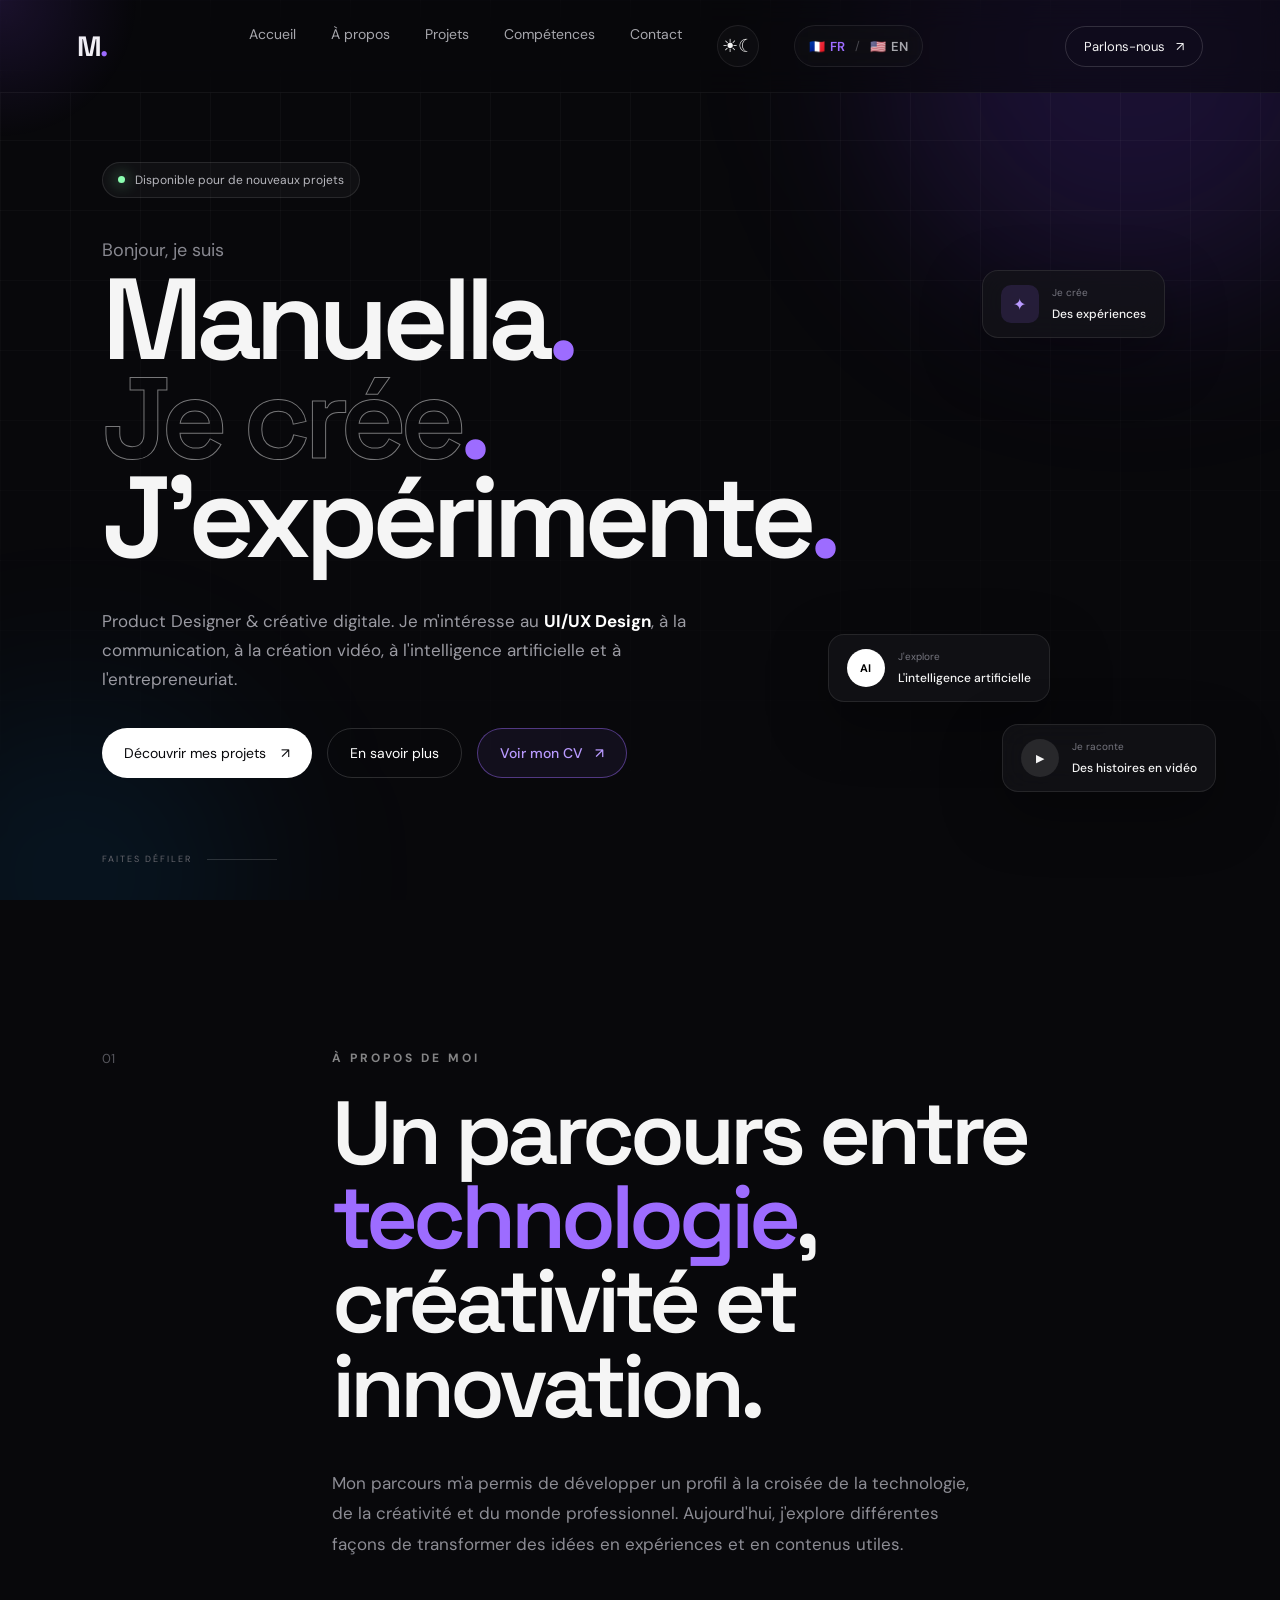
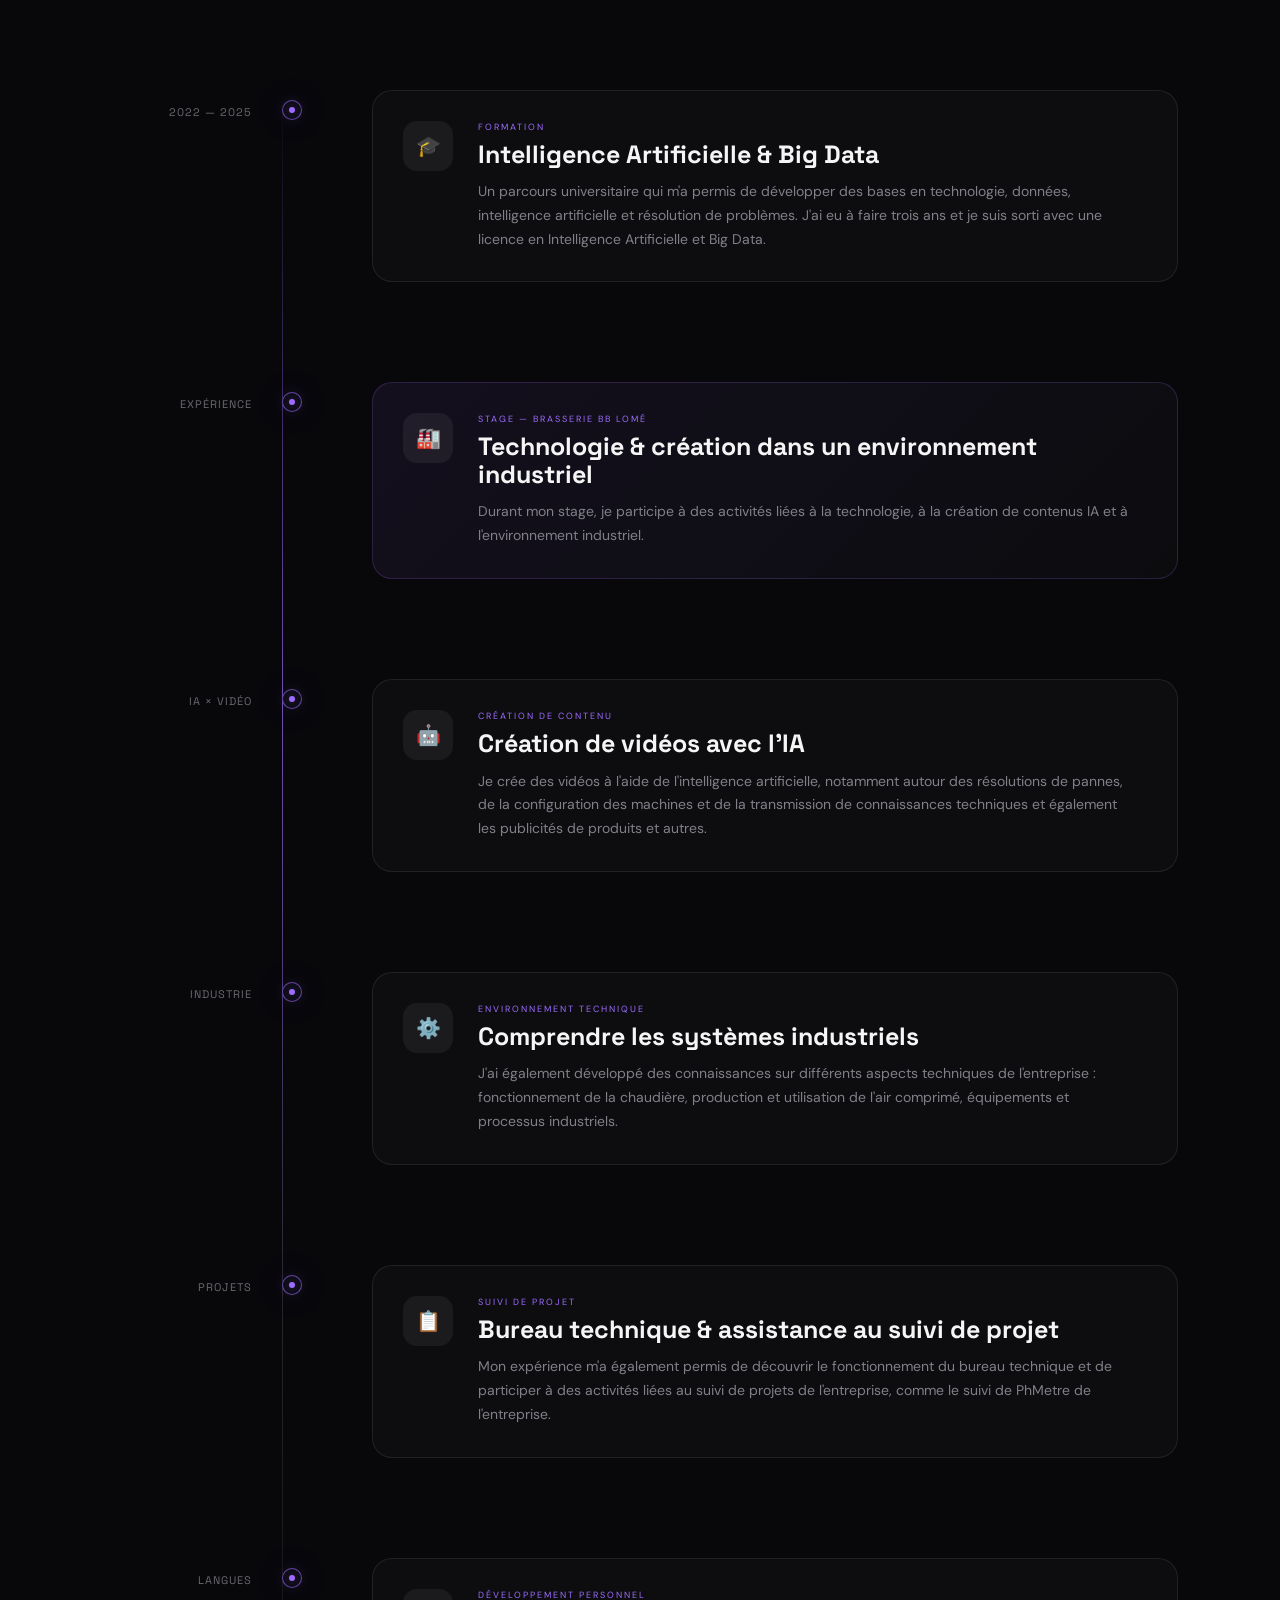
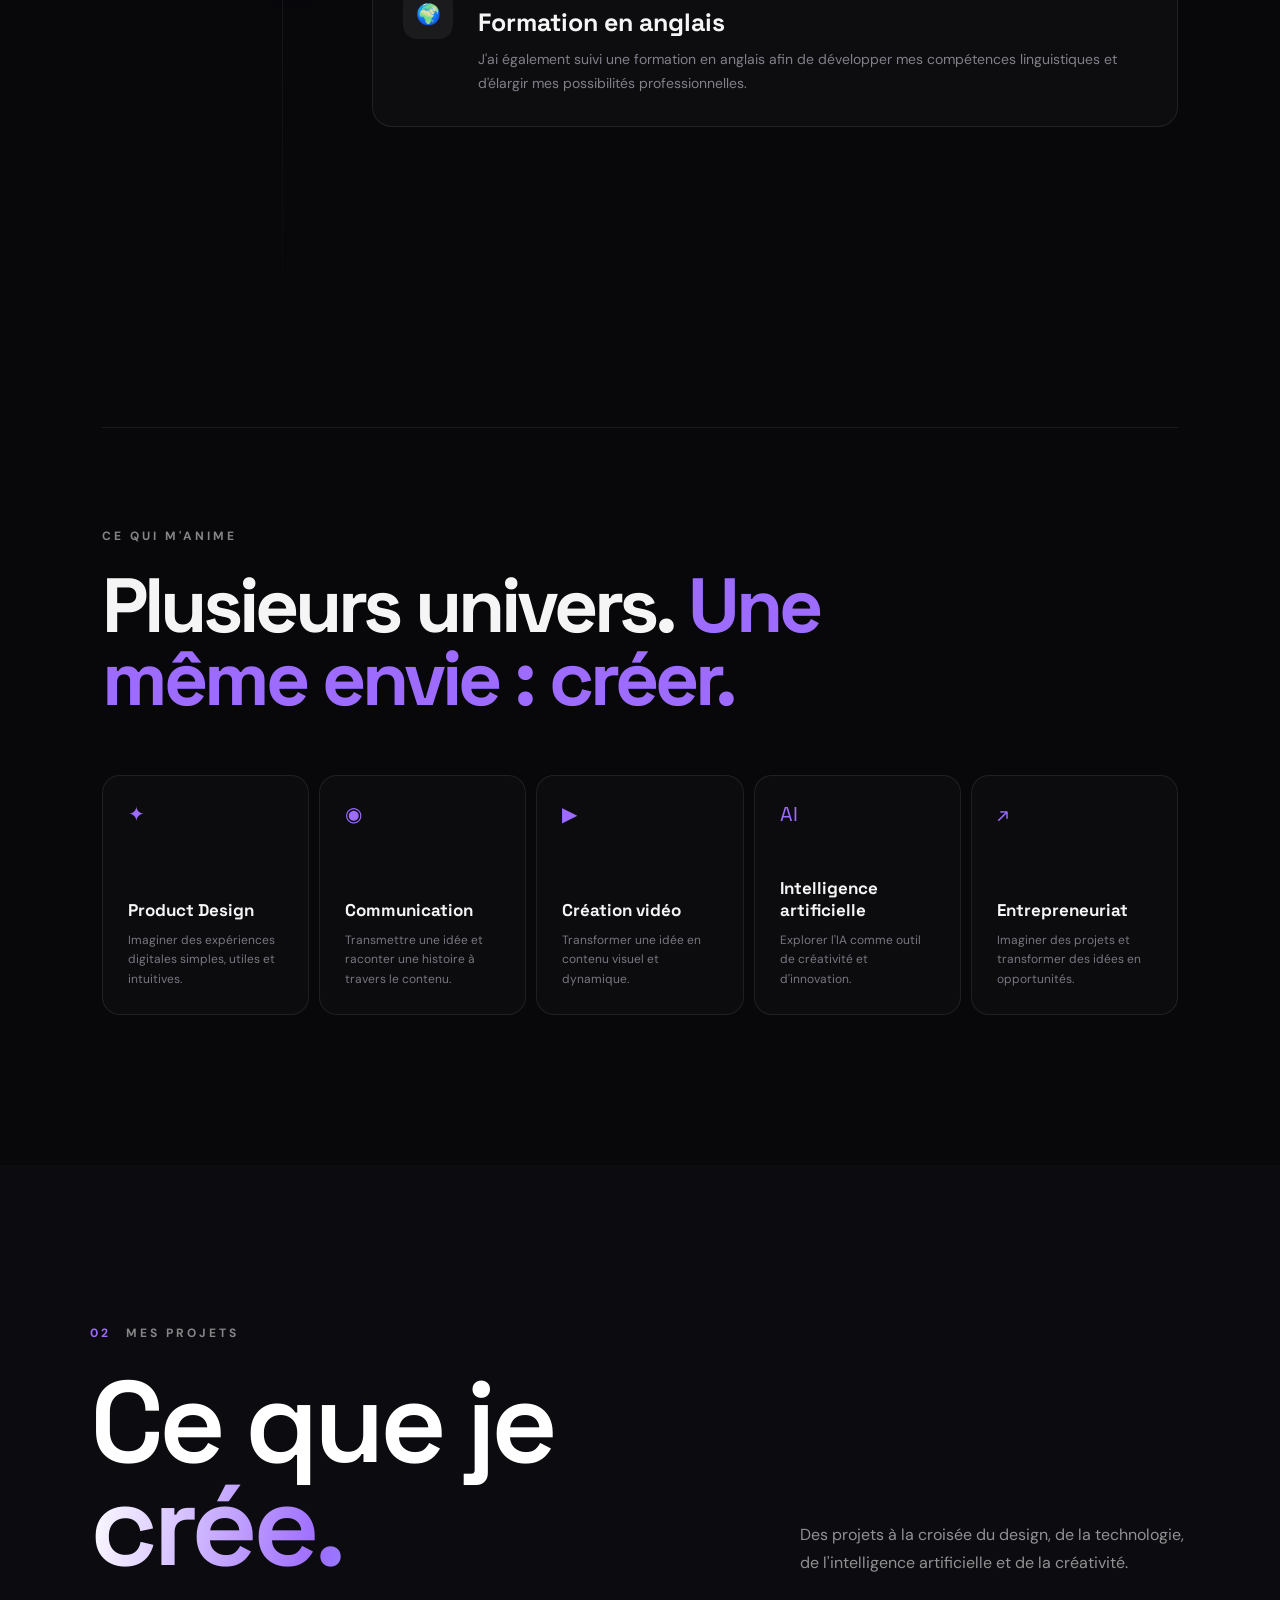
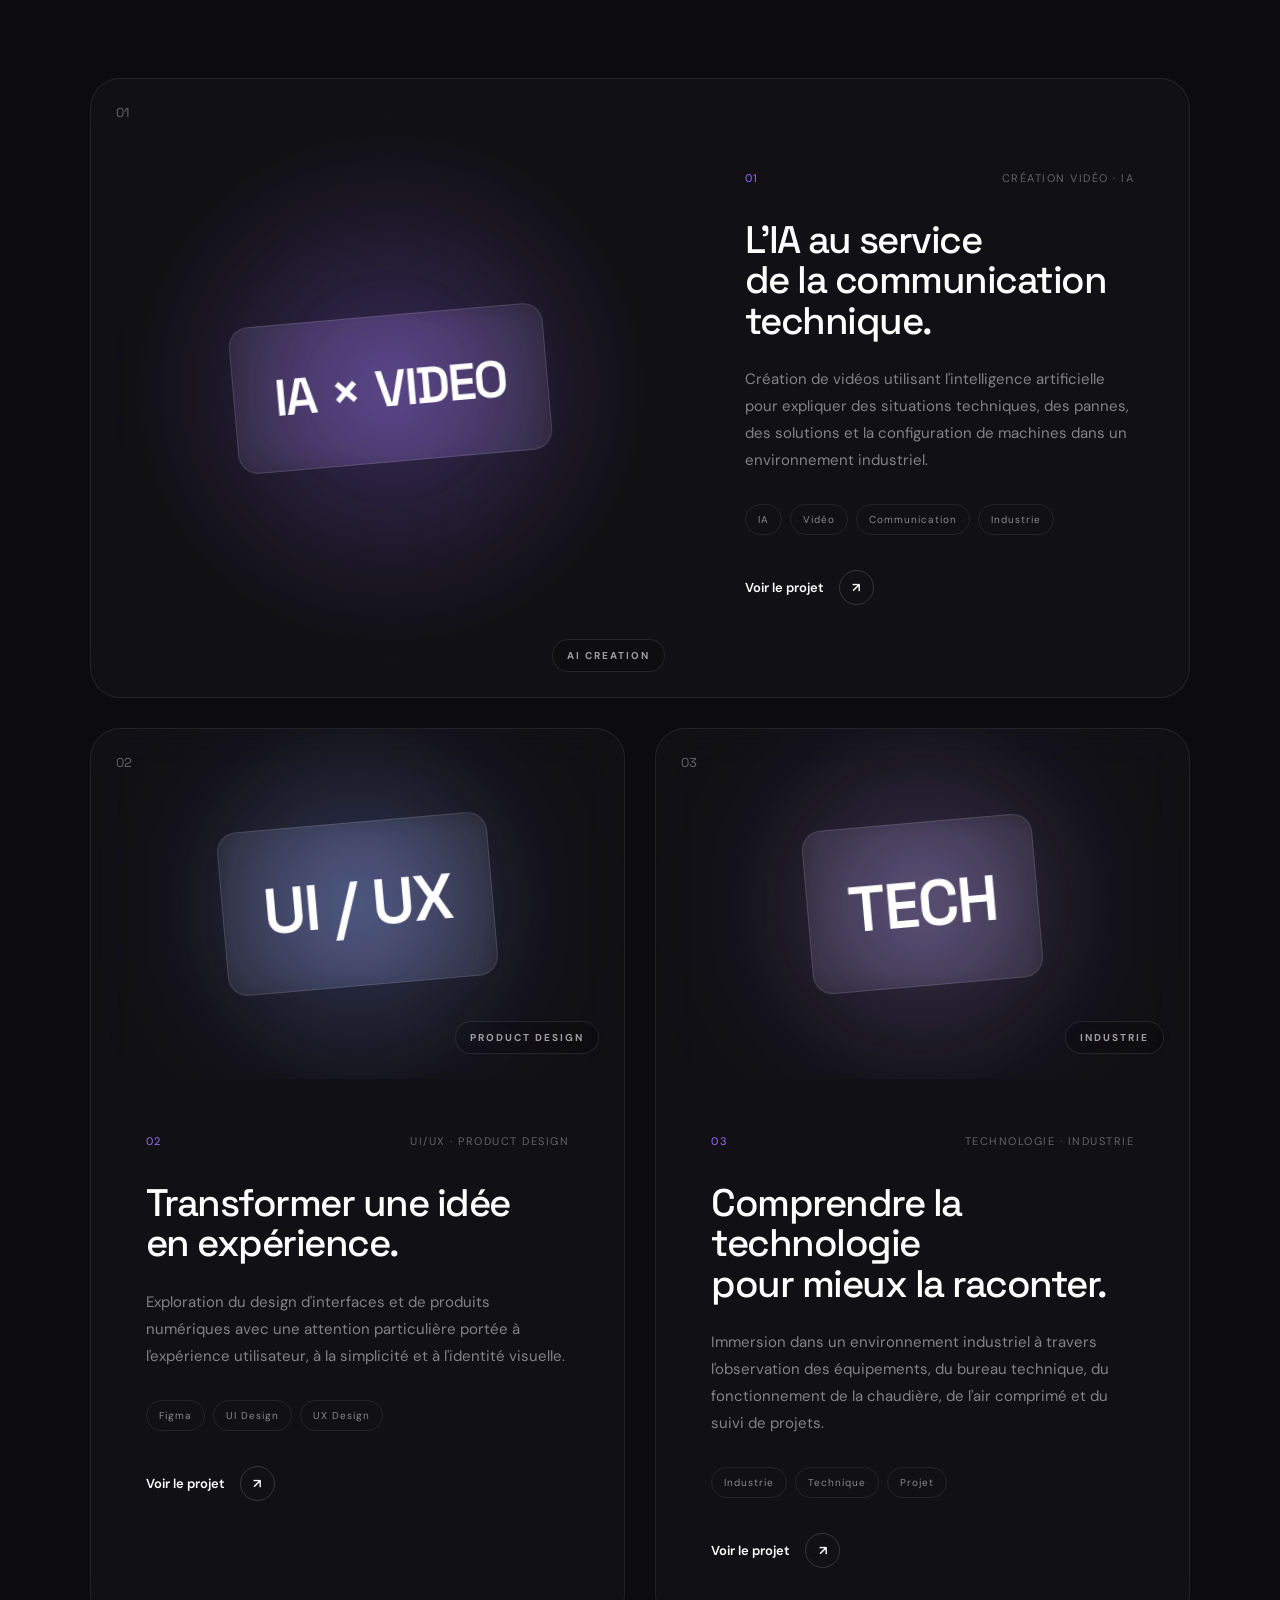
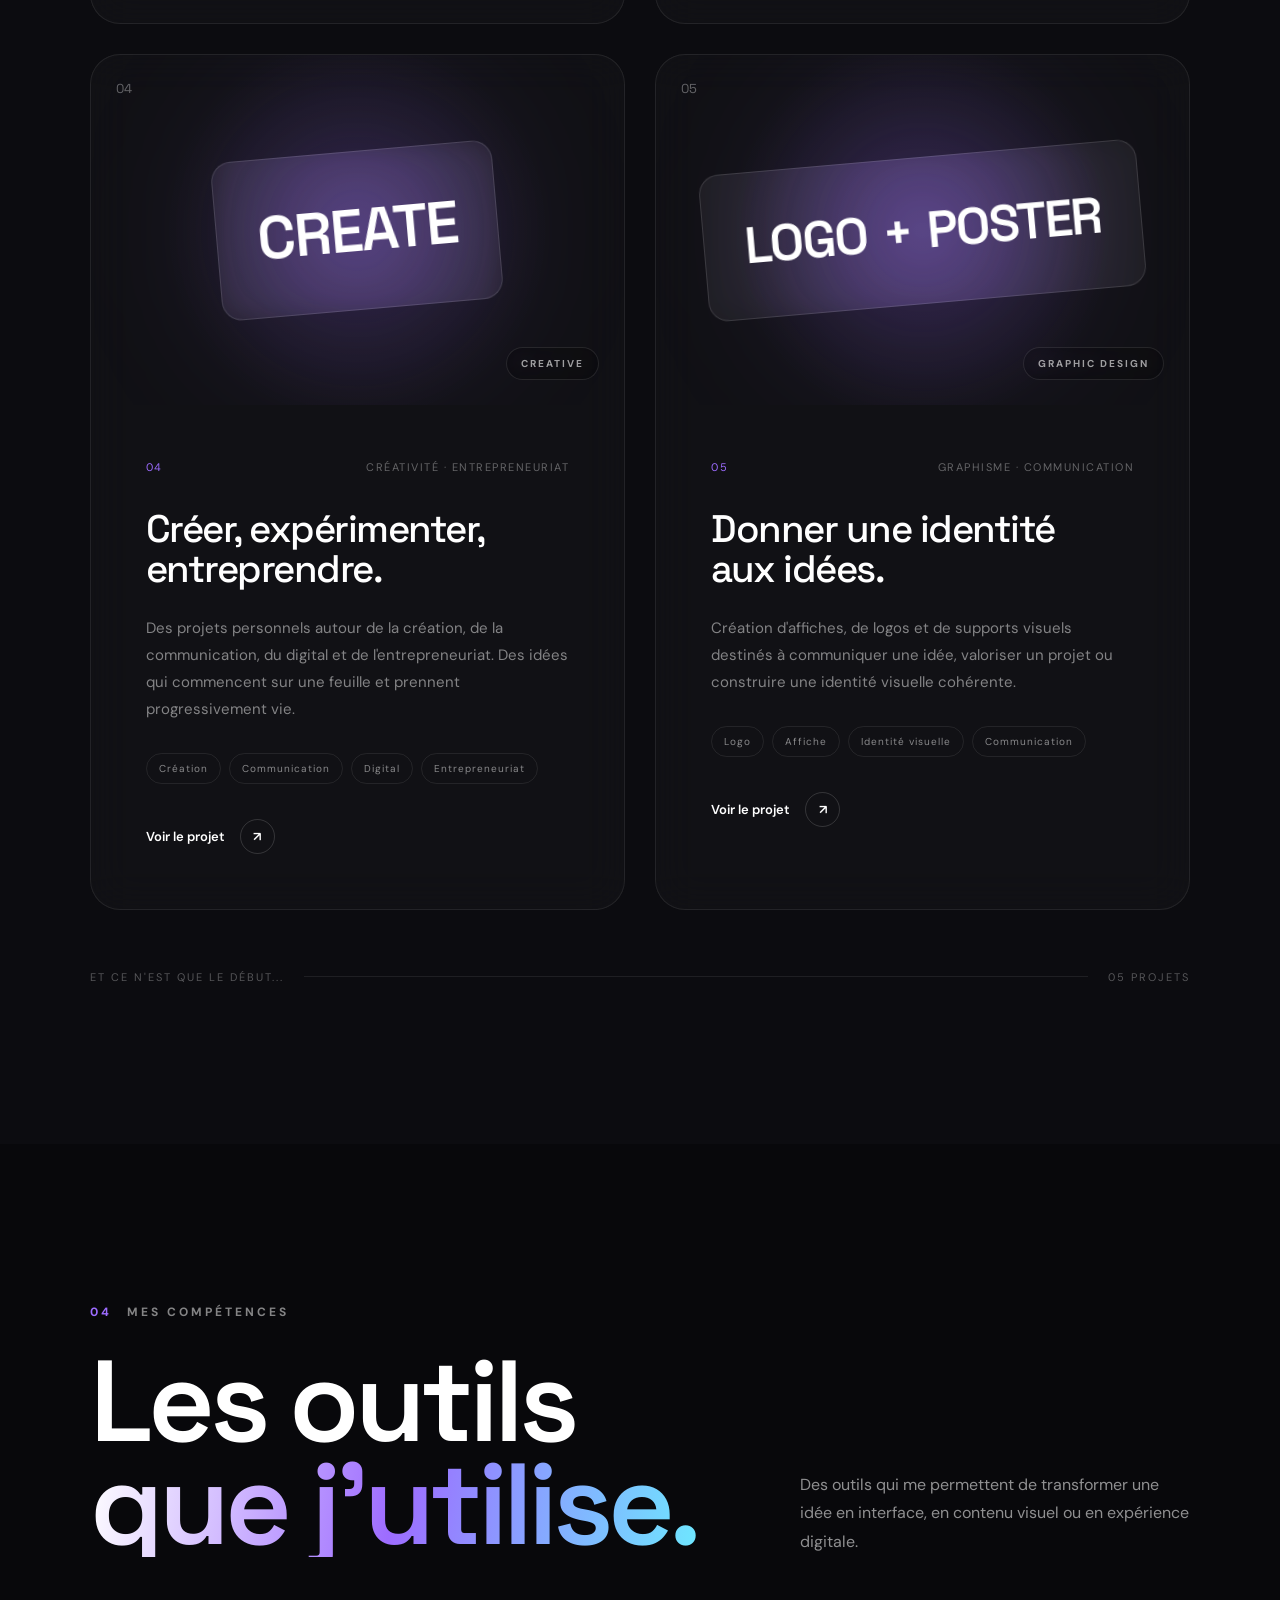
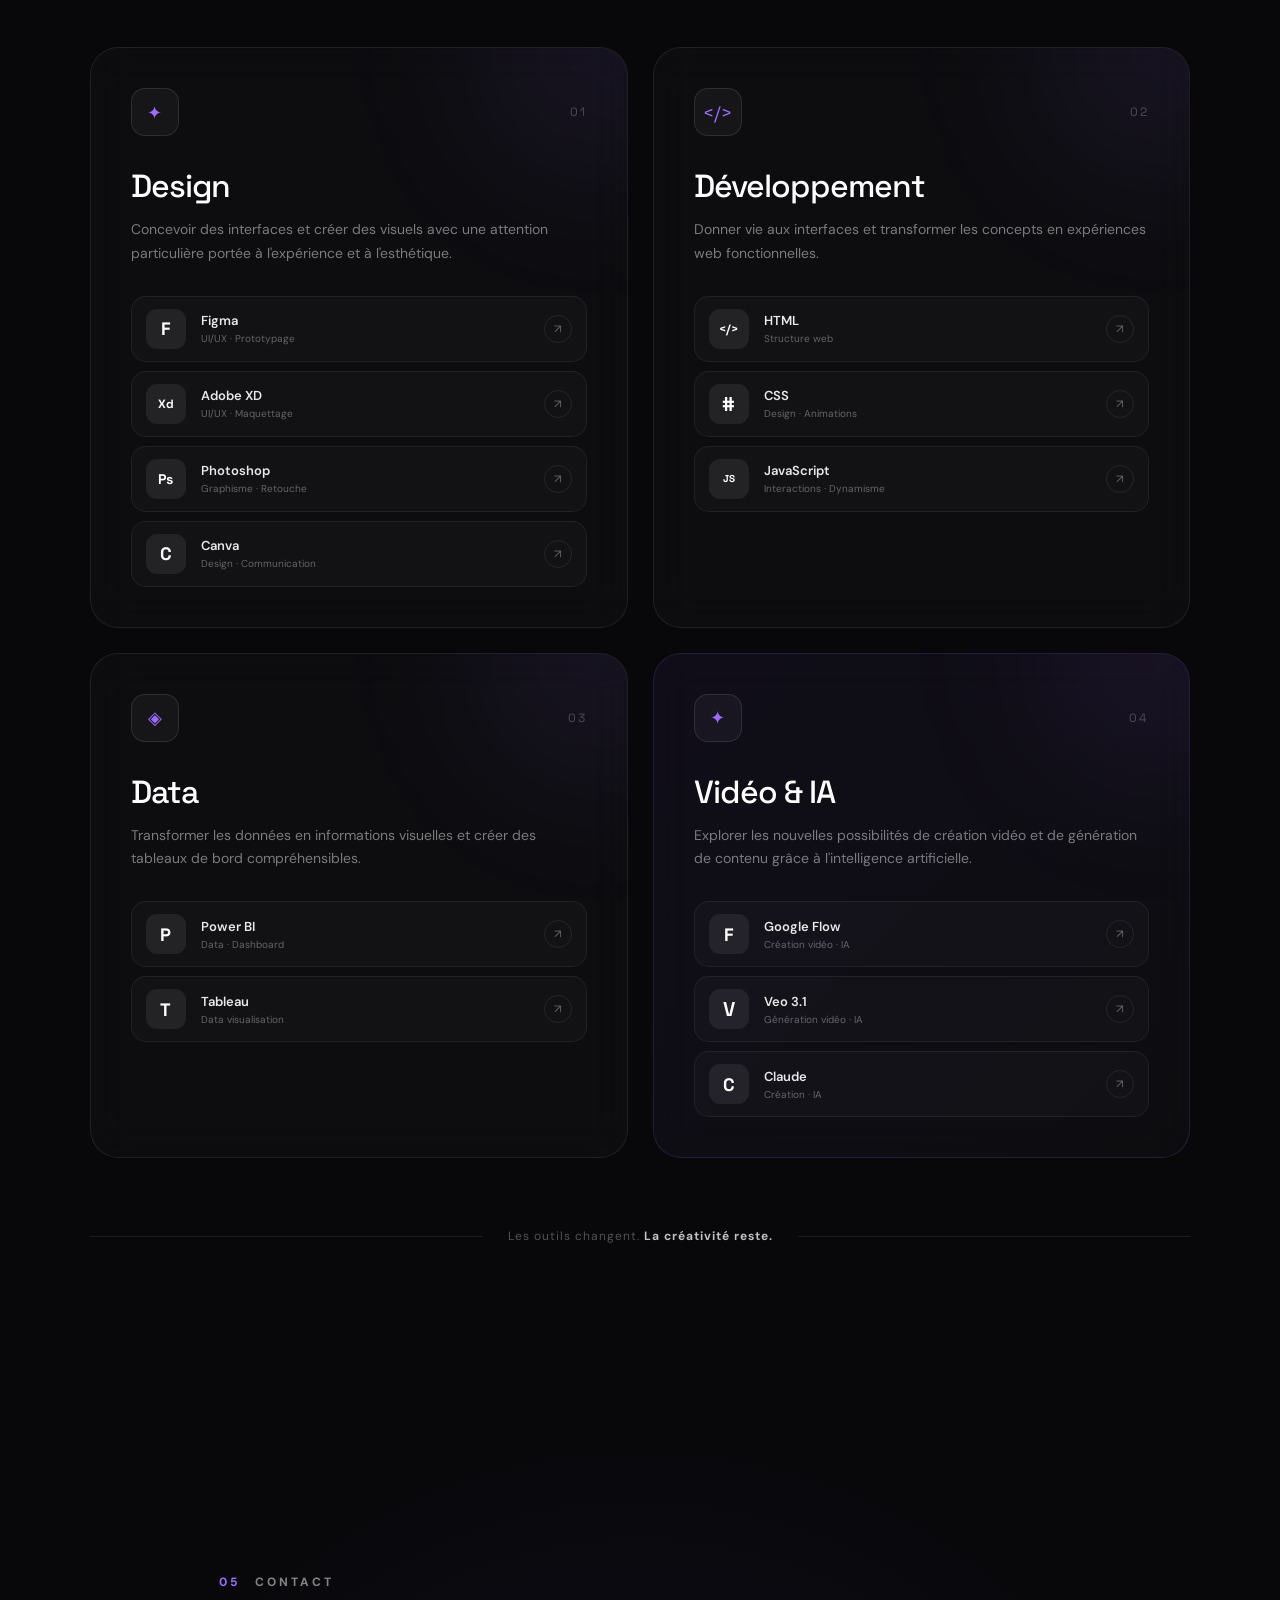
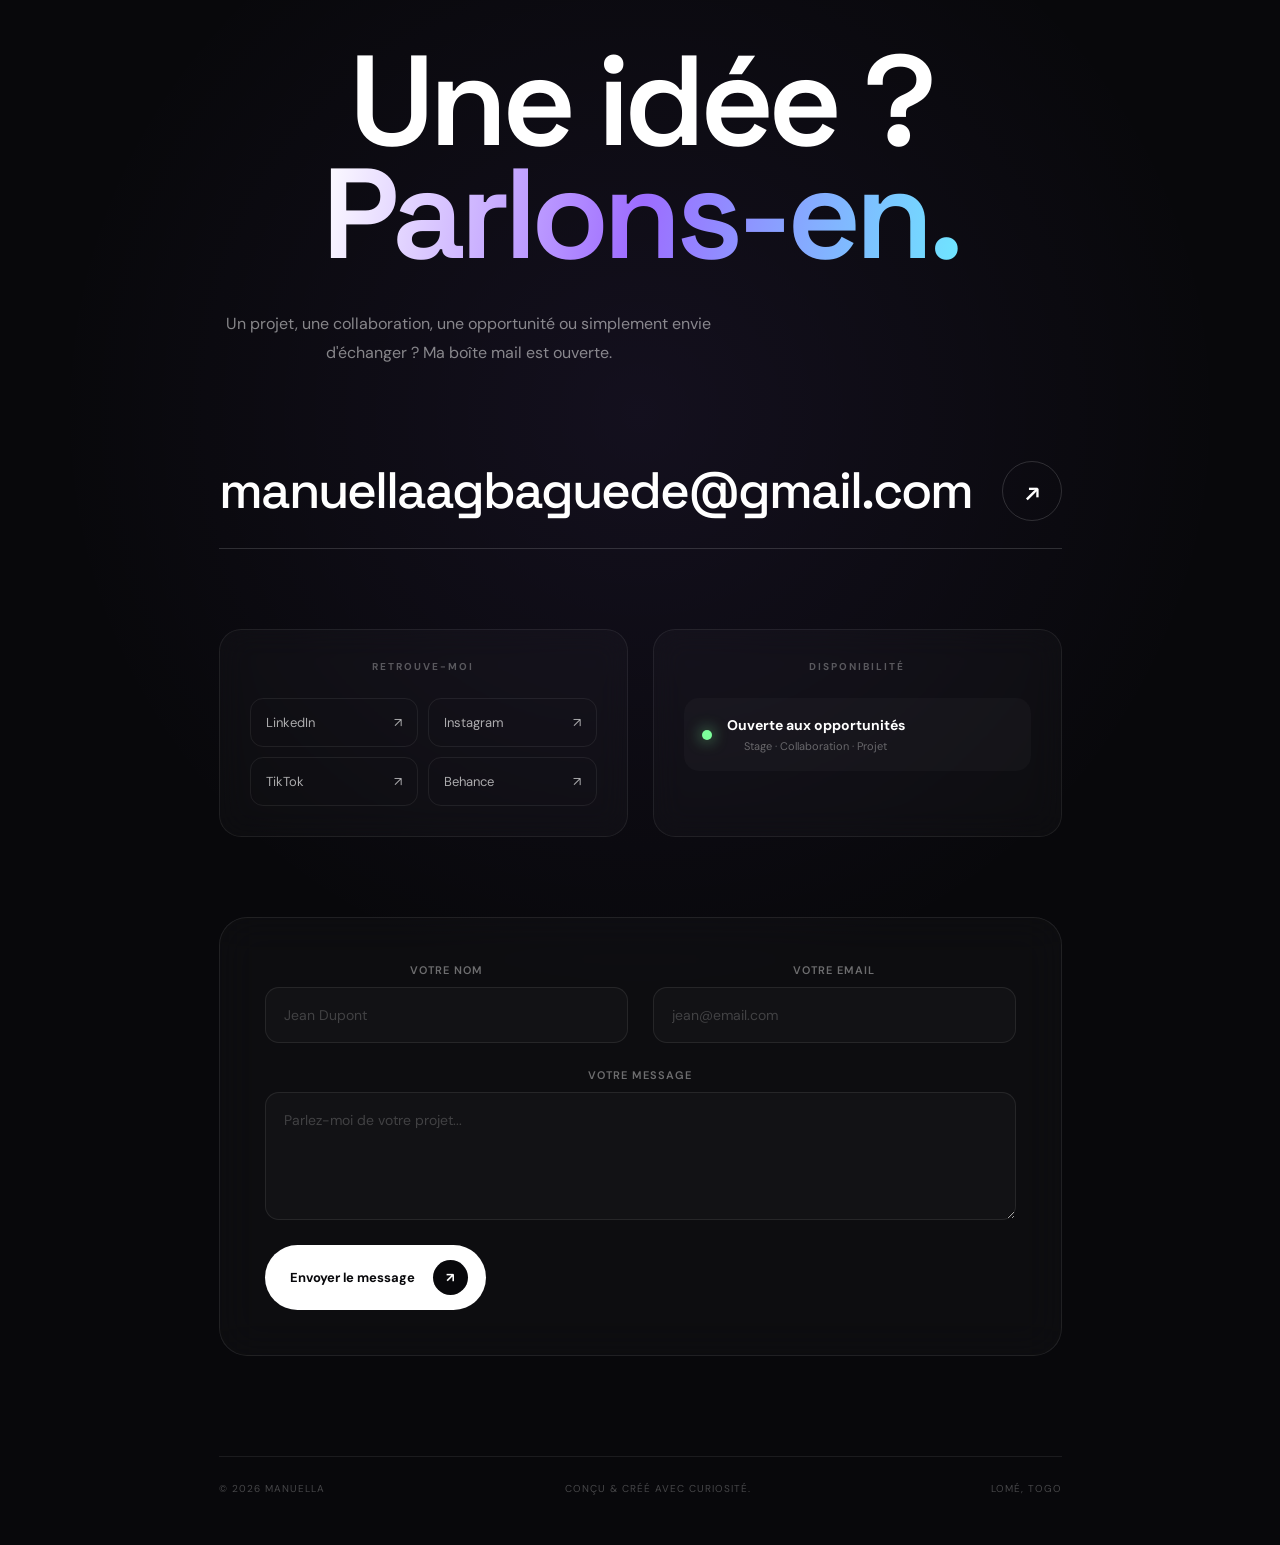
<file: index.html>
<!DOCTYPE html>
<html lang="fr">
<head>
    <meta charset="UTF-8">
    <meta name="viewport" content="width=device-width, initial-scale=1.0">

    <title>Manuella — Portfolio</title>

    <meta name="description" content="Portfolio de Manuella Agbaguede : UI/UX design, product design, design graphique et création de vidéos avec l'IA.">
    <meta property="og:type" content="website">
    <meta property="og:title" content="Manuella — Portfolio">
    <meta property="og:description" content="Portfolio de Manuella Agbaguede : UI/UX design, product design, design graphique et création de vidéos avec l'IA.">
    <meta property="og:url" content="https://manuella8.github.io/portfolio-nuella/">
    <meta property="og:image" content="https://manuella8.github.io/portfolio-nuella/apercu.jpg">
    <meta name="twitter:card" content="summary_large_image">

    <link rel="stylesheet" href="Manuella.css">

    <!-- Police -->
    <link rel="preconnect" href="https://fonts.googleapis.com">
    <link rel="preconnect" href="https://fonts.gstatic.com" crossorigin>
    <link href="https://fonts.googleapis.com/css2?family=DM+Sans:wght@400;500;600;700&family=Space+Grotesk:wght@400;500;600;700&display=swap" rel="stylesheet">
</head>

<body>

    <!-- Curseur lumineux -->
    <div class="cursor-glow"></div>

    <!-- ================= NAVBAR ================= -->

    <header class="navbar">

        <a href="#" class="logo">
            M<span>.</span>
        </a>

        <nav class="nav-links">
            <a href="#accueil">Accueil</a>
            <a href="#apropos">À propos</a>
            <a href="#projets">Projets</a>
            <a href="#competences">Compétences</a>
            <a href="#contact">Contact</a>

             <!-- BOUTON THÈME -->
    <button class="theme-toggle" id="themeToggle" aria-label="Changer de thème">
    <span class="theme-icon sun">☀</span>
    <span class="theme-icon moon">☾</span>
</button>

<div class="language-switcher">
    <button id="languageFR" class="language-btn active" aria-label="Français">
        🇫🇷 <span>FR</span>
    </button>

    <span class="language-separator">/</span>

    <button id="languageEN" class="language-btn" aria-label="English">
        🇺🇸 <span>EN</span>
    </button>
</div>
        </nav>

        <a href="#contact" class="contact-button">
            Parlons-nous
            <span>↗</span>
        </a>

    </header>


    <!-- ================= HERO ================= -->

    <main>

        <section class="hero" id="accueil">

            <!-- Décoration -->
            <div class="gradient-orb orb-one"></div>
            <div class="gradient-orb orb-two"></div>

            <div class="grid-background"></div>

            <!-- Contenu -->

            <div class="hero-content">

                <div class="availability reveal">
                    <span class="status-dot"></span>
                    Disponible pour de nouveaux projets
                </div>


                <p class="small-intro reveal">
                    Bonjour, je suis
                </p>


                <h1 class="hero-title">

                    <span class="title-line reveal">
                        Manuella<span class="purple">.</span>
                    </span>

                    <span class="title-line outline reveal">
                        Je crée<span class="purple">.</span>
                    </span>

                    <span class="title-line reveal">
                        J'expérimente<span class="purple">.</span>
                    </span>

                </h1>


                <p class="hero-description reveal">

                    Product Designer & créative digitale.
                    Je m'intéresse au <strong>UI/UX Design</strong>,
                    à la communication, à la création vidéo,
                    à l'intelligence artificielle et à l'entrepreneuriat.

                </p>


                <div class="hero-buttons reveal">

                     <a href="#projets" class="primary-button magnetic">
                     Découvrir mes projets
                     <span>↗</span>
                     </a>

                    <a href="#apropos" class="secondary-button magnetic">
                     En savoir plus
                     </a>

                     <a href="affiches/Mon_Vrai_CV.pdf"
                     target="_blank"
                     rel="noopener noreferrer"
                     class="cv-button magnetic">
                     Voir mon CV
                     <span>↗</span>
                     </a>

                </div>

            </div>


            <!-- Éléments flottants -->

            <div class="floating-card card-design">

                <div class="card-icon">✦</div>

                <div>
                    <small>Je crée</small>
                    <strong>Des expériences</strong>
                </div>

            </div>


            <div class="floating-card card-ai">

                <div class="ai-circle">
                    AI
                </div>

                <div>
                    <small>J'explore</small>
                    <strong>L'intelligence artificielle</strong>
                </div>

            </div>


            <div class="floating-card card-video">

                <span class="play-icon">▶</span>

                <div>
                    <small>Je raconte</small>
                    <strong>Des histoires en vidéo</strong>
                </div>

            </div>


            <!-- Scroll -->

            <div class="scroll-indicator">

                <span>FAITES DÉFILER</span>

                <div class="scroll-line">
                    <span></span>
                </div>

            </div>

        </section>


        <!-- ================= À PROPOS ================= -->

<section class="about-section" id="apropos">

    <div class="about-header reveal">

        <div class="section-number">
            01
        </div>

        <div>
            <p class="section-label">
                À PROPOS DE MOI
            </p>

            <h2>
                Un parcours entre
                <span>technologie</span>,
                créativité et innovation.
            </h2>

            <p class="about-introduction">

                Mon parcours m'a permis de développer un profil
                à la croisée de la technologie, de la créativité
                et du monde professionnel.

                Aujourd'hui, j'explore différentes façons de
                transformer des idées en expériences et en
                contenus utiles.

            </p>

        </div>

    </div>


    <!-- ================= TIMELINE ================= -->

    <div class="timeline">


        <!-- ÉTAPE 1 -->

        <div class="timeline-item reveal">

            <div class="timeline-year">
                2022 — 2025
            </div>

            <div class="timeline-dot">
                <span></span>
            </div>

            <div class="timeline-card">

                <span class="timeline-icon">🎓</span>

                <div>

                    <p class="timeline-category">
                        FORMATION
                    </p>

                    <h3>
                        Intelligence Artificielle
                        & Big Data
                    </h3>

                    <p>
                        Un parcours universitaire qui m'a permis
                        de développer des bases en technologie,
                        données, intelligence artificielle et
                        résolution de problèmes. J'ai eu à faire 
                        trois ans et je suis sorti avec une 
                        licence en Intelligence Artificielle et 
                        Big Data.
                    </p>

                </div>

            </div>

        </div>


        <!-- ÉTAPE 2 -->

        <div class="timeline-item reveal">

            <div class="timeline-year">
                EXPÉRIENCE
            </div>

            <div class="timeline-dot">
                <span></span>
            </div>

            <div class="timeline-card featured">

                <span class="timeline-icon">🏭</span>

                <div>

                    <p class="timeline-category">
                        STAGE — BRASSERIE BB LOMÉ
                    </p>

                    <h3>
                        Technologie & création
                        dans un environnement industriel
                    </h3>

                    <p>
                        Durant mon stage, je participe à des
                        activités liées à la technologie,
                        à la création de contenus IA et à
                        l'environnement industriel.
                    </p>

                </div>

            </div>

        </div>


        <!-- ÉTAPE 3 -->

        <div class="timeline-item reveal">

            <div class="timeline-year">
                IA × VIDÉO
            </div>

            <div class="timeline-dot">
                <span></span>
            </div>

            <div class="timeline-card">

                <span class="timeline-icon">🤖</span>

                <div>

                    <p class="timeline-category">
                        CRÉATION DE CONTENU
                    </p>

                    <h3>
                        Création de vidéos avec l'IA
                    </h3>

                    <p>
                        Je crée des vidéos à l'aide de
                        l'intelligence artificielle, notamment
                        autour des résolutions de pannes,
                        de la configuration des machines et
                        de la transmission de connaissances
                        techniques et également les publicités 
                        de produits et autres.
                    </p>

                </div>

            </div>

        </div>


        <!-- ÉTAPE 4 -->

        <div class="timeline-item reveal">

            <div class="timeline-year">
                INDUSTRIE
            </div>

            <div class="timeline-dot">
                <span></span>
            </div>

            <div class="timeline-card">

                <span class="timeline-icon">⚙️</span>

                <div>

                    <p class="timeline-category">
                        ENVIRONNEMENT TECHNIQUE
                    </p>

                    <h3>
                        Comprendre les systèmes
                        industriels
                    </h3>

                    <p>
                        J'ai également développé des connaissances
                        sur différents aspects techniques de
                        l'entreprise : fonctionnement de la
                        chaudière, production et utilisation
                        de l'air comprimé, équipements et
                        processus industriels.
                    </p>

                </div>

            </div>

        </div>


        <!-- ÉTAPE 5 -->

        <div class="timeline-item reveal">

            <div class="timeline-year">
                PROJETS
            </div>

            <div class="timeline-dot">
                <span></span>
            </div>

            <div class="timeline-card">

                <span class="timeline-icon">📋</span>

                <div>

                    <p class="timeline-category">
                        SUIVI DE PROJET
                    </p>

                    <h3>
                        Bureau technique &
                        assistance au suivi de projet
                    </h3>

                    <p>
                        Mon expérience m'a également permis
                        de découvrir le fonctionnement du
                        bureau technique et de participer à
                        des activités liées au suivi de projets
                        de l'entreprise, comme le suivi de PhMetre de l'entreprise.
                    </p>

                </div>

            </div>

        </div>


        <!-- ÉTAPE 6 -->

        <div class="timeline-item reveal">

            <div class="timeline-year">
                LANGUES
            </div>

            <div class="timeline-dot">
                <span></span>
            </div>

            <div class="timeline-card">

                <span class="timeline-icon">🌍</span>

                <div>

                    <p class="timeline-category">
                        DÉVELOPPEMENT PERSONNEL
                    </p>

                    <h3>
                        Formation en anglais
                    </h3>

                    <p>
                        J'ai également suivi une formation
                        en anglais afin de développer mes
                        compétences linguistiques et
                        d'élargir mes possibilités
                        professionnelles.
                    </p>

                </div>

            </div>

        </div>


    </div>


    <!-- ================= MON UNIVERS ================= -->

    <div class="about-universe reveal">

        <p class="section-label">
            CE QUI M'ANIME
        </p>

        <h3>
            Plusieurs univers.
            <span>Une même envie : créer.</span>
        </h3>


        <div class="interest-grid">

            <div class="interest-card">
                <span>✦</span>
                <h4>Product Design</h4>
                <p>
                    Imaginer des expériences digitales
                    simples, utiles et intuitives.
                </p>
            </div>


            <div class="interest-card">
                <span>◉</span>
                <h4>Communication</h4>
                <p>
                    Transmettre une idée et raconter
                    une histoire à travers le contenu.
                </p>
            </div>


            <div class="interest-card">
                <span>▶</span>
                <h4>Création vidéo</h4>
                <p>
                    Transformer une idée en contenu
                    visuel et dynamique.
                </p>
            </div>


            <div class="interest-card">
                <span>AI</span>
                <h4>Intelligence artificielle</h4>
                <p>
                    Explorer l'IA comme outil de
                    créativité et d'innovation.
                </p>
            </div>


            <div class="interest-card">
                <span>↗</span>
                <h4>Entrepreneuriat</h4>
                <p>
                    Imaginer des projets et transformer
                    des idées en opportunités.
                </p>
            </div>

        </div>

    </div>

</section>


        <!-- =========================================
     SECTION PROJETS
     ========================================= -->

<section class="projects-section" id="projets">

    <div class="projects-header reveal">

        <div class="section-label">
            <span>02</span>
            <span>MES PROJETS</span>
        </div>

        <div class="projects-heading-wrapper">

            <h2 class="projects-title">
                Ce que je
                <span>crée.</span>
            </h2>

            <p class="projects-intro">
                Des projets à la croisée du design, de la technologie,
                de l'intelligence artificielle et de la créativité.
            </p>

        </div>

    </div>


    <!-- PROJETS -->

    <div class="projects-container">


        <!-- PROJET 01 -->

        <article class="project-card project-card-large reveal">

            <div class="project-visual">

                <div class="project-number">
                    01
                </div>

                <div class="project-glow"></div>

                <div class="project-placeholder">
                    <span>IA</span>
                    <span>×</span>
                    <span>VIDEO</span>
                </div>

                <div class="project-floating-tag">
                    AI CREATION
                </div>

            </div>


            <div class="project-content">

                <div class="project-meta">
                    <span>01</span>
                    <span>Création vidéo · IA</span>
                </div>

                <h3>
                    L'IA au service
                    <br>
                    de la communication technique.
                </h3>

                <p>
                    Création de vidéos utilisant l'intelligence artificielle
                    pour expliquer des situations techniques, des pannes,
                    des solutions et la configuration de machines dans
                    un environnement industriel.
                </p>

                <div class="project-tags">

                    <span>IA</span>
                    <span>Vidéo</span>
                    <span>Communication</span>
                    <span>Industrie</span>

                </div>

                <a href="projets.html#projet-01" class="project-link">
    <span>Voir le projet</span>
    <span class="arrow">↗</span>
                </a>

            </div>

        </article>



        <!-- PROJET 02 -->

        <article class="project-card reveal">

            <div class="project-visual">

                <div class="project-number">
                    02
                </div>

                <div class="project-glow"></div>

                <div class="project-placeholder project-ui">
                    <span>UI</span>
                    <span>/</span>
                    <span>UX</span>
                </div>

                <div class="project-floating-tag">
                    PRODUCT DESIGN
                </div>

            </div>


            <div class="project-content">

                <div class="project-meta">
                    <span>02</span>
                    <span>UI/UX · Product Design</span>
                </div>

                <h3>
                    Transformer une idée
                    <br>
                    en expérience.
                </h3>

                <p>
                    Exploration du design d'interfaces et de produits
                    numériques avec une attention particulière portée
                    à l'expérience utilisateur, à la simplicité et
                    à l'identité visuelle.
                </p>

                <div class="project-tags">

                    <span>Figma</span>
                    <span>UI Design</span>
                    <span>UX Design</span>

                </div>

                <a href="projets.html#projet-02" class="project-link">
    <span>Voir le projet</span>
    <span class="arrow">↗</span>
                </a>

            </div>

        </article>



        <!-- PROJET 03 -->

        <article class="project-card reveal">

            <div class="project-visual">

                <div class="project-number">
                    03
                </div>

                <div class="project-glow"></div>

                <div class="project-placeholder project-tech">
                    <span>TECH</span>
                </div>

                <div class="project-floating-tag">
                    INDUSTRIE
                </div>

            </div>


            <div class="project-content">

                <div class="project-meta">
                    <span>03</span>
                    <span>Technologie · Industrie</span>
                </div>

                <h3>
                    Comprendre la technologie
                    <br>
                    pour mieux la raconter.
                </h3>

                <p>
                    Immersion dans un environnement industriel à travers
                    l'observation des équipements, du bureau technique,
                    du fonctionnement de la chaudière, de l'air comprimé
                    et du suivi de projets.
                </p>

                <div class="project-tags">

                    <span>Industrie</span>
                    <span>Technique</span>
                    <span>Projet</span>

                </div>

                <a href="projets.html#projet-03" class="project-link">
    <span>Voir le projet</span>
    <span class="arrow">↗</span>
                </a>

            </div>

        </article>



        <!-- PROJET 04 -->

        <article class="project-card project-card-wide reveal">

            <div class="project-visual">

                <div class="project-number">
                    04
                </div>

                <div class="project-glow"></div>

                <div class="project-placeholder project-creative">
                    <span>CREATE</span>
                </div>

                <div class="project-floating-tag">
                    CREATIVE
                </div>

            </div>


            <div class="project-content">

                <div class="project-meta">
                    <span>04</span>
                    <span>Créativité · Entrepreneuriat</span>
                </div>

                <h3>
                    Créer, expérimenter,
                    <br>
                    entreprendre.
                </h3>

                <p>
                    Des projets personnels autour de la création,
                    de la communication, du digital et de l'entrepreneuriat.
                    Des idées qui commencent sur une feuille et prennent
                    progressivement vie.
                </p>

                <div class="project-tags">

                    <span>Création</span>
                    <span>Communication</span>
                    <span>Digital</span>
                    <span>Entrepreneuriat</span>

                </div>

                <a href="projets.html#projet-04" class="project-link">
    <span>Voir le projet</span>
    <span class="arrow">↗</span>
                </a>

            </div>

        </article>

        <!-- PROJET 05 — AFFICHES & LOGOS -->

<article class="project-card reveal">

    <div class="project-visual">

        <div class="project-number">
            05
        </div>

        <div class="project-glow"></div>

        <div class="project-placeholder project-branding">
            <span>LOGO</span>
            <span>+</span>
            <span>POSTER</span>
        </div>

        <div class="project-floating-tag">
            GRAPHIC DESIGN
        </div>

    </div>


    <div class="project-content">

        <div class="project-meta">
            <span>05</span>
            <span>Graphisme · Communication</span>
        </div>

        <h3>
            Donner une identité
            <br>
            aux idées.
        </h3>

        <p>
            Création d'affiches, de logos et de supports visuels
            destinés à communiquer une idée, valoriser un projet
            ou construire une identité visuelle cohérente.
        </p>

        <div class="project-tags">

            <span>Logo</span>
            <span>Affiche</span>
            <span>Identité visuelle</span>
            <span>Communication</span>

        </div>

        <a href="projets.html#projet-05" class="project-link">
    <span>Voir le projet</span>
    <span class="arrow">↗</span>
        </a>

    </div>

</article>

    </div>


    <!-- BOTTOM -->

    <div class="projects-bottom reveal">

        <span>
            Et ce n'est que le début...
        </span>

        <div class="projects-line"></div>

        <span>
            05 projets
        </span>

    </div>

</section>


        <!-- =========================================
     SECTION MES COMPÉTENCES
     ========================================= -->

<section class="skills-section" id="competences">

    <!-- HEADER -->

    <div class="skills-header reveal">

        <div class="section-label">
            <span>04</span>
            <span>MES COMPÉTENCES</span>
        </div>

        <div class="skills-heading-wrapper">

            <h2 class="skills-title">
                Les outils
                <span>que j'utilise.</span>
            </h2>

            <p class="skills-intro">
                Des outils qui me permettent de transformer
                une idée en interface, en contenu visuel
                ou en expérience digitale.
            </p>

        </div>

    </div>


    <!-- COMPÉTENCES -->

    <div class="skills-grid">


        <!-- DESIGN -->

        <div class="skill-category reveal">

            <div class="skill-category-top">

                <div class="skill-icon">
                    ✦
                </div>

                <span class="skill-category-number">
                    01
                </span>

            </div>

            <div class="skill-category-title">
                Design
            </div>

            <p class="skill-category-description">
                Concevoir des interfaces et créer des
                visuels avec une attention particulière
                portée à l'expérience et à l'esthétique.
            </p>


            <div class="software-list">

                <div class="software-card">

                    <div class="software-logo figma-logo">
                        F
                    </div>

                    <div class="software-info">
                        <strong>Figma</strong>
                        <span>UI/UX · Prototypage</span>
                    </div>

                    <span class="software-arrow">↗</span>

                </div>


                <div class="software-card">

                    <div class="software-logo xd-logo">
                        Xd
                    </div>

                    <div class="software-info">
                        <strong>Adobe XD</strong>
                        <span>UI/UX · Maquettage</span>
                    </div>

                    <span class="software-arrow">↗</span>

                </div>


                <div class="software-card">

                    <div class="software-logo ps-logo">
                        Ps
                    </div>

                    <div class="software-info">
                        <strong>Photoshop</strong>
                        <span>Graphisme · Retouche</span>
                    </div>

                    <span class="software-arrow">↗</span>

                </div>


                <div class="software-card">

                    <div class="software-logo canva-logo">
                        C
                    </div>

                    <div class="software-info">
                        <strong>Canva</strong>
                        <span>Design · Communication</span>
                    </div>

                    <span class="software-arrow">↗</span>

                </div>

            </div>

        </div>



        <!-- DÉVELOPPEMENT -->

        <div class="skill-category reveal">

            <div class="skill-category-top">

                <div class="skill-icon">
                    &lt;/&gt;
                </div>

                <span class="skill-category-number">
                    02
                </span>

            </div>

            <div class="skill-category-title">
                Développement
            </div>

            <p class="skill-category-description">
                Donner vie aux interfaces et transformer
                les concepts en expériences web
                fonctionnelles.
            </p>


            <div class="software-list">

                <div class="software-card">

                    <div class="software-logo html-logo">
                        &lt;/&gt;
                    </div>

                    <div class="software-info">
                        <strong>HTML</strong>
                        <span>Structure web</span>
                    </div>

                    <span class="software-arrow">↗</span>

                </div>


                <div class="software-card">

                    <div class="software-logo css-logo">
                        #
                    </div>

                    <div class="software-info">
                        <strong>CSS</strong>
                        <span>Design · Animations</span>
                    </div>

                    <span class="software-arrow">↗</span>

                </div>


                <div class="software-card">

                    <div class="software-logo js-logo">
                        JS
                    </div>

                    <div class="software-info">
                        <strong>JavaScript</strong>
                        <span>Interactions · Dynamisme</span>
                    </div>

                    <span class="software-arrow">↗</span>

                </div>

            </div>

        </div>



        <!-- DATA -->

        <div class="skill-category reveal">

            <div class="skill-category-top">

                <div class="skill-icon">
                    ◈
                </div>

                <span class="skill-category-number">
                    03
                </span>

            </div>

            <div class="skill-category-title">
                Data
            </div>

            <p class="skill-category-description">
                Transformer les données en informations
                visuelles et créer des tableaux de bord
                compréhensibles.
            </p>


            <div class="software-list">

                <div class="software-card">

                    <div class="software-logo powerbi-logo">
                        P
                    </div>

                    <div class="software-info">
                        <strong>Power BI</strong>
                        <span>Data · Dashboard</span>
                    </div>

                    <span class="software-arrow">↗</span>

                </div>


                <div class="software-card">

                    <div class="software-logo tableau-logo">
                        T
                    </div>

                    <div class="software-info">
                        <strong>Tableau</strong>
                        <span>Data visualisation</span>
                    </div>

                    <span class="software-arrow">↗</span>

                </div>

            </div>

        </div>



        <!-- VIDÉO & IA -->

        <div class="skill-category skill-category-featured reveal">

            <div class="skill-category-top">

                <div class="skill-icon">
                    ✦
                </div>

                <span class="skill-category-number">
                    04
                </span>

            </div>

            <div class="skill-category-title">
                Vidéo & IA
            </div>

            <p class="skill-category-description">
                Explorer les nouvelles possibilités de
                création vidéo et de génération de contenu
                grâce à l'intelligence artificielle.
            </p>


            <div class="software-list">

                <div class="software-card">

                    <div class="software-logo flow-logo">
                        F
                    </div>

                    <div class="software-info">
                        <strong>Google Flow</strong>
                        <span>Création vidéo · IA</span>
                    </div>

                    <span class="software-arrow">↗</span>

                </div>


                <div class="software-card">

                    <div class="software-logo veo-logo">
                        V
                    </div>

                    <div class="software-info">
                        <strong>Veo 3.1</strong>
                        <span>Génération vidéo · IA</span>
                    </div>

                    <span class="software-arrow">↗</span>

                </div>


                <div class="software-card">

                    <div class="software-logo claude-logo">
                        C
                    </div>

                    <div class="software-info">
                        <strong>Claude</strong>
                        <span>Création · IA</span>
                    </div>

                    <span class="software-arrow">↗</span>

                </div>

            </div>

        </div>

    </div>


    <!-- PHRASE FINALE -->

    <div class="skills-footer reveal">

        <div class="skills-footer-line"></div>

        <p>
            Les outils changent.
            <strong>La créativité reste.</strong>
        </p>

        <div class="skills-footer-line"></div>

    </div>

</section>


        <!-- =========================================
     SECTION CONTACT
     ========================================= -->

<section class="contact-section" id="contact">

    <div class="contact-container">

        <!-- PETIT LABEL -->

        <div class="section-label contact-label reveal">
            <span>05</span>
            <span>CONTACT</span>
        </div>


        <!-- GRAND TITRE -->

        <div class="contact-heading reveal">

            <h2>
                Une idée ?
                <br>
                <span>Parlons-en.</span>
            </h2>

            <p>
                Un projet, une collaboration, une opportunité
                ou simplement envie d'échanger ?
                Ma boîte mail est ouverte.
            </p>

        </div>


        <!-- EMAIL -->

        <a
            href="mailto:manuellaagbaguede@gmail.com"
            class="contact-email reveal"
        >
            <span>manuellaagbaguede@gmail.com</span>
            <span class="contact-email-arrow">↗</span>
        </a>


        <!-- CONTACT GRID -->

        <div class="contact-grid">


            <!-- RÉSEAUX -->

            <div class="contact-block reveal">

                <span class="contact-block-title">
                    RETROUVE-MOI
                </span>

                <div class="social-links">

                    <a href="#" class="social-link">
                        <span>LinkedIn</span>
                        <span>↗</span>
                    </a>

                    <a href="#" class="social-link">
                        <span>Instagram</span>
                        <span>↗</span>
                    </a>

                    <a href="#" class="social-link">
                        <span>TikTok</span>
                        <span>↗</span>
                    </a>

                    <a href="#" class="social-link">
                        <span>Behance</span>
                        <span>↗</span>
                    </a>

                </div>

            </div>


            <!-- DISPONIBILITÉ -->

            <div class="contact-block reveal">

                <span class="contact-block-title">
                    DISPONIBILITÉ
                </span>

                <div class="availability-card">

                    <span class="availability-dot"></span>

                    <div>
                        <strong>
                            Ouverte aux opportunités
                        </strong>

                        <p>
                            Stage · Collaboration · Projet
                        </p>
                    </div>

                </div>

            </div>


        </div>


        <!-- FORMULAIRE -->

        <form class="contact-form reveal" id="contactForm">

            <div class="form-row">

                <div class="form-group">

                    <label for="name">
                        Votre nom
                    </label>

                    <input
                        type="text"
                        id="name"
                        name="name"
                        placeholder="Jean Dupont"
                        required
                    >

                </div>


                <div class="form-group">

                    <label for="email">
                        Votre email
                    </label>

                    <input
                        type="email"
                        id="email"
                        name="email"
                        placeholder="jean@email.com"
                        required
                    >

                </div>

            </div>


            <div class="form-group">

                <label for="message">
                    Votre message
                </label>

                <textarea
                    id="message"
                    name="message"
                    rows="5"
                    placeholder="Parlez-moi de votre projet..."
                    required
                ></textarea>

            </div>


            <button
                type="submit"
                class="contact-submit"
            >

                <span>Envoyer le message</span>

                <span class="submit-arrow">
                    ↗
                </span>

            </button>

        </form>


        <!-- FOOTER -->

        <div class="contact-footer reveal">

            <span>
                © 2026 Manuella
            </span>

            <span>
                Conçu & créé avec curiosité.
            </span>

            <span>
                Lomé, Togo
            </span>

        </div>

    </div>

</section>

    </main>


    <script src="Manuella.js"></script>

</body>
</html>
</file>
<file: Manuella.css>
/* =========================================
   VARIABLES DES THÈMES
========================================= */

:root {
    /* THÈME SOMBRE — ton thème actuel */
    --bg-main: #08080b;
    --bg-section: #0c0c10;
    --bg-card: rgba(255, 255, 255, 0.025);
    --bg-card-strong: rgba(20, 20, 25, 0.7);

    --text-main: #f5f5f5;
    --text-white: #ffffff;
    --text-secondary: #a7a7ad;
    --text-muted: #85858d;
    --text-faded: rgba(255, 255, 255, 0.5);

    --border: rgba(255, 255, 255, 0.08);
    --border-light: rgba(255, 255, 255, 0.05);

    /* Violet : NE CHANGE PAS */
    --purple: #9d6cff;
    --purple-light: #b99aff;

    --grid: rgba(255, 255, 255, 0.035);

    --shadow: rgba(0, 0, 0, 0.35);
}


/* =========================================
   RESET
========================================= */

* {
    margin: 0;
    padding: 0;
    box-sizing: border-box;
}

html {
    scroll-behavior: smooth;
}

body {
    background: var(--bg-main);
    color: var(--text-main);
    font-family: "DM Sans", sans-serif;
    overflow-x: hidden;

    transition:
        background-color 0.5s ease,
        color 0.5s ease;
}

a {
    text-decoration: none;
    color: inherit;
}


/* =========================================
   CURSEUR
========================================= */

.cursor-glow {
    position: fixed;

    width: 300px;
    height: 300px;

    border-radius: 50%;

    background: radial-gradient(
        circle,
        rgba(142, 78, 255, 0.14),
        transparent 65%
    );

    pointer-events: none;

    transform: translate(-50%, -50%);

    z-index: 999;

    transition:
        width 0.3s ease,
        height 0.3s ease;
}


/* =========================================
   NAVBAR
========================================= */

.navbar {

    position: fixed;

    top: 0;
    left: 0;

    width: 100%;

    padding: 25px 6%;

    display: flex;

    justify-content: space-between;

    align-items: center;

    z-index: 100;

    backdrop-filter: blur(15px);

    background: rgba(8, 8, 11, 0.55);

    border-bottom: 1px solid rgba(255,255,255,0.05);
}


.logo {

    font-family: "Space Grotesk", sans-serif;

    font-size: 28px;

    font-weight: 700;

    letter-spacing: -2px;

}

.logo span {
    color: #9d6cff;
}


.nav-links {

    display: flex;

    gap: 35px;

}

.nav-links a {

    font-size: 14px;

    color: #a7a7ad;

    transition: 0.3s;

}

.nav-links a:hover {

    color: white;

}


.contact-button {

    border: 1px solid rgba(255,255,255,0.15);

    padding: 11px 18px;

    border-radius: 100px;

    font-size: 13px;

    transition: 0.3s;

}

.contact-button span {
    margin-left: 8px;
}

.contact-button:hover {

    background: white;

    color: black;

}


/* =========================================
   HERO
========================================= */

.hero {

    min-height: 100vh;

    position: relative;

    display: flex;

    align-items: center;

    padding: 140px 8% 100px;

    overflow: hidden;

}


/* grille */

.grid-background {

    position: absolute;

    inset: 0;

    background-image:

        linear-gradient(
            rgba(255,255,255,0.035) 1px,
            transparent 1px
        ),

        linear-gradient(
            90deg,
            rgba(255,255,255,0.035) 1px,
            transparent 1px
        );

    background-size: 70px 70px;

    mask-image: linear-gradient(
        to bottom,
        black,
        transparent
    );

    pointer-events: none;

}


/* =========================================
   ORBES
========================================= */

.gradient-orb {

    position: absolute;

    border-radius: 50%;

    filter: blur(90px);

    pointer-events: none;

}

.orb-one {

    width: 500px;
    height: 500px;

    background: rgba(123, 62, 255, 0.16);

    top: -200px;
    right: -100px;

    animation: floatOrb 8s ease-in-out infinite;

}

.orb-two {

    width: 350px;
    height: 350px;

    background: rgba(0, 150, 255, 0.09);

    bottom: -150px;
    left: -100px;

    animation: floatOrb 10s ease-in-out infinite reverse;

}


@keyframes floatOrb {

    0%, 100% {
        transform: translate(0, 0);
    }

    50% {
        transform: translate(40px, -30px);
    }

}


/* =========================================
   HERO CONTENT
========================================= */

.hero-content {

    position: relative;

    z-index: 5;

    max-width: 1000px;

}


.availability {

    display: inline-flex;

    align-items: center;

    gap: 10px;

    padding: 9px 15px;

    border: 1px solid rgba(255,255,255,0.1);

    border-radius: 100px;

    background: rgba(255,255,255,0.035);

    font-size: 12px;

    color: #b7b7bd;

    margin-bottom: 40px;

}


.status-dot {

    width: 7px;
    height: 7px;

    border-radius: 50%;

    background: #8cffb1;

    box-shadow: 0 0 15px #8cffb1;

    animation: pulse 2s infinite;

}


@keyframes pulse {

    0%,100% {
        opacity: 1;
        transform: scale(1);
    }

    50% {
        opacity: 0.4;
        transform: scale(1.5);
    }

}


.small-intro {

    color: #888890;

    font-size: 18px;

    margin-bottom: 8px;

}


.hero-title {

    font-family: "Space Grotesk", sans-serif;

    font-size: clamp(65px, 9vw, 145px);

    line-height: 0.86;

    letter-spacing: -7px;

    font-weight: 600;

}


.title-line {

    display: block;

}


.outline {

    color: transparent;

    -webkit-text-stroke: 1px rgba(255,255,255,0.45);

}


.purple {

    color: #9d6cff;

    -webkit-text-stroke: 0;

}


.hero-description {

    max-width: 650px;

    color: #9a9aa2;

    font-size: 17px;

    line-height: 1.7;

    margin-top: 40px;

}

.hero-description strong {

    color: white;

}


/* =========================================
   BOUTONS
========================================= */

.hero-buttons {

    display: flex;

    gap: 15px;

    margin-top: 35px;

}


.primary-button,
.secondary-button {

    display: inline-flex;

    align-items: center;

    justify-content: center;

    gap: 15px;

    padding: 15px 22px;

    border-radius: 100px;

    font-size: 14px;

    transition:
        transform 0.3s ease,
        background 0.3s ease;

}


.primary-button {

    background: white;

    color: #08080b;

}


.primary-button:hover {

    transform: translateY(-5px);

}


.secondary-button {

    border: 1px solid rgba(255,255,255,0.15);

    color: white;

}


.secondary-button:hover {

    background: rgba(255,255,255,0.07);

}


/* =========================================
   CARTES FLOTTANTES
========================================= */

.floating-card {

    position: absolute;

    z-index: 6;

    display: flex;

    align-items: center;

    gap: 13px;

    padding: 14px 18px;

    background: rgba(20,20,25,0.7);

    border: 1px solid rgba(255,255,255,0.09);

    backdrop-filter: blur(15px);

    border-radius: 16px;

    box-shadow: 0 20px 60px rgba(0,0,0,0.35);

}


.floating-card small {

    display: block;

    color: #777780;

    font-size: 10px;

    margin-bottom: 3px;

}


.floating-card strong {

    font-size: 12px;

    font-weight: 500;

}


.card-icon {

    width: 38px;
    height: 38px;

    display: grid;
    place-items: center;

    border-radius: 10px;

    background: rgba(157,108,255,0.14);

    color: #b99aff;

}


.card-design {

    right: 9%;

    top: 30%;

    animation: floating 5s ease-in-out infinite;

}


.card-ai {

    right: 18%;

    bottom: 22%;

    animation: floating 6s ease-in-out infinite reverse;

}


.card-video {

    right: 5%;

    bottom: 12%;

    animation: floating 7s ease-in-out infinite;

}


.ai-circle {

    width: 38px;
    height: 38px;

    display: grid;
    place-items: center;

    border-radius: 50%;

    background: white;

    color: black;

    font-size: 11px;

    font-weight: 700;

}


.play-icon {

    width: 38px;
    height: 38px;

    display: grid;
    place-items: center;

    border-radius: 50%;

    background: rgba(255,255,255,0.1);

    font-size: 11px;

}


@keyframes floating {

    0%,100% {
        transform: translateY(0);
    }

    50% {
        transform: translateY(-15px);
    }

}


/* =========================================
   SCROLL
========================================= */

.scroll-indicator {

    position: absolute;

    bottom: 35px;
    left: 8%;

    display: flex;

    align-items: center;

    gap: 15px;

    color: #66666d;

    font-size: 9px;

    letter-spacing: 2px;

}


.scroll-line {

    width: 70px;

    height: 1px;

    background: rgba(255,255,255,0.15);

    position: relative;

    overflow: hidden;

}


.scroll-line span {

    position: absolute;

    width: 30px;
    height: 1px;

    background: white;

    left: -30px;

    animation: scrollMove 2s infinite;

}


@keyframes scrollMove {

    to {
        left: 100%;
    }

}


/* =========================================
   SECTIONS
========================================= */

.intro-section,
.projects-section,
.creation-section,
.contact-section {

    min-height: 80vh;

    padding: 150px 8%;

    position: relative;

}


.intro-section {

    display: grid;

    grid-template-columns: 150px 1fr;

    gap: 80px;

}


.section-number {

    color: #55555c;

    font-size: 13px;

}


.section-label {

    color: #777780;

    font-size: 11px;

    letter-spacing: 2px;

    margin-bottom: 25px;

}


.intro-text {

    max-width: 900px;

}


.intro-text h2,
.section-heading h2,
.contact-content h2 {

    font-family: "Space Grotesk", sans-serif;

    font-size: clamp(50px, 7vw, 100px);

    line-height: 0.95;

    letter-spacing: -4px;

    margin-bottom: 35px;

}


.intro-text h2 span,
.section-heading h2 span,
.contact-content h2 span {

    color: #9d6cff;

}


.intro-text > p:last-child {

    max-width: 600px;

    color: #85858d;

    line-height: 1.8;

    font-size: 17px;

}


.projects-section {

    background: #0c0c10;

}


.creation-section {

    background: #08080b;

}


.contact-section {

    min-height: 70vh;

    display: grid;

    place-items: center;

    text-align: center;

}


.contact-content {

    max-width: 900px;

}


.contact-content .primary-button {

    margin-top: 15px;

}


/* =========================================
   ANIMATIONS D'APPARITION
========================================= */

.reveal {

    opacity: 0;

    transform: translateY(35px);

    transition:
        opacity 0.9s ease,
        transform 0.9s cubic-bezier(.16,1,.3,1);

}


.reveal.active {

    opacity: 1;

    transform: translateY(0);

}


/* =========================================
   RESPONSIVE
========================================= */

@media (max-width: 900px) {

    .nav-links {
        display: none;
    }

    .navbar {
        padding: 20px 5%;
    }

    .hero {

        padding-left: 6%;
        padding-right: 6%;

    }

    .hero-title {

        font-size: clamp(55px, 13vw, 100px);

        letter-spacing: -4px;

    }

    .floating-card {

        display: none;

    }

    .intro-section {

        grid-template-columns: 1fr;

        gap: 30px;

    }

}


@media (max-width: 600px) {

    .hero {

        min-height: 100svh;

    }

    .hero-description {

        font-size: 15px;

    }

    .hero-buttons {

        flex-direction: column;

        align-items: flex-start;

    }

    .primary-button,
    .secondary-button {

        width: 100%;

    }

    .intro-section,
    .projects-section,
    .creation-section,
    .contact-section {

        padding: 100px 6%;

    }

    .intro-text h2,
    .section-heading h2,
    .contact-content h2 {

        letter-spacing: -2px;

    }

    .cursor-glow {

        display: none;

    }

}



/* =========================================
   SECTION À PROPOS
========================================= */

.about-section {

    position: relative;

    min-height: 100vh;

    padding: 150px 8%;

    background: #08080b;

    overflow: hidden;

}


/* =========================================
   HEADER À PROPOS
========================================= */

.about-header {

    display: grid;

    grid-template-columns: 150px 1fr;

    gap: 80px;

    max-width: 1200px;

    margin-bottom: 130px;

}


.about-header h2 {

    max-width: 950px;

    font-family: "Space Grotesk", sans-serif;

    font-size: clamp(50px, 7vw, 100px);

    line-height: .94;

    letter-spacing: -5px;

    font-weight: 600;

}


.about-header h2 span {

    color: #9d6cff;

}


.about-introduction {

    max-width: 650px;

    margin-top: 40px;

    color: #8c8c94;

    font-size: 17px;

    line-height: 1.8;

}


/* =========================================
   TIMELINE
========================================= */

.timeline {

    position: relative;

    max-width: 1100px;

    margin: auto;

    padding-bottom: 100px;

}


/* ligne */

.timeline::before {

    content: "";

    position: absolute;

    left: 180px;

    top: 0;

    bottom: 0;

    width: 1px;

    background: linear-gradient(
        to bottom,
        transparent,
        rgba(157,108,255,.7),
        rgba(255,255,255,.12),
        transparent
    );

}


/* =========================================
   ITEM
========================================= */

.timeline-item {

    position: relative;

    display: grid;

    grid-template-columns: 150px 60px 1fr;

    gap: 30px;

    margin-bottom: 100px;

}


/* =========================================
   ANNÉE
========================================= */

.timeline-year {

    padding-top: 15px;

    color: #696970;

    font-family: "Space Grotesk", sans-serif;

    font-size: 11px;

    letter-spacing: 1px;

    text-align: right;

}


/* =========================================
   POINT
========================================= */

.timeline-dot {

    position: relative;

    width: 20px;

    height: 20px;

    margin-top: 10px;

    border: 1px solid rgba(157,108,255,.6);

    border-radius: 50%;

    background: #08080b;

    z-index: 2;

    display: grid;

    place-items: center;

}


.timeline-dot span {

    width: 6px;

    height: 6px;

    background: #9d6cff;

    border-radius: 50%;

    box-shadow:
        0 0 15px #9d6cff,
        0 0 30px rgba(157,108,255,.5);

    animation: timelinePulse 2s infinite;

}


@keyframes timelinePulse {

    0%,100% {

        transform: scale(1);

        opacity: 1;

    }

    50% {

        transform: scale(.5);

        opacity: .5;

    }

}


/* =========================================
   CARTE
========================================= */

.timeline-card {

    display: flex;

    gap: 25px;

    padding: 30px;

    border: 1px solid rgba(255,255,255,.08);

    background: rgba(255,255,255,.025);

    border-radius: 20px;

    transition:
        transform .5s cubic-bezier(.16,1,.3,1),
        border-color .4s,
        background .4s;

}


.timeline-card:hover {

    transform: translateX(10px);

    border-color: rgba(157,108,255,.3);

    background: rgba(157,108,255,.035);

}


.timeline-card.featured {

    background:
        linear-gradient(
            135deg,
            rgba(157,108,255,.08),
            rgba(255,255,255,.02)
        );

    border-color:
        rgba(157,108,255,.2);

}


/* =========================================
   ICON
========================================= */

.timeline-icon {

    flex-shrink: 0;

    width: 50px;

    height: 50px;

    display: grid;

    place-items: center;

    border-radius: 14px;

    background: rgba(255,255,255,.06);

    font-size: 20px;

}


/* =========================================
   TEXTE
========================================= */

.timeline-category {

    margin-bottom: 8px;

    color: #9d6cff;

    font-size: 9px;

    letter-spacing: 2px;

}


.timeline-card h3 {

    margin-bottom: 12px;

    font-family: "Space Grotesk", sans-serif;

    font-size: 25px;

    line-height: 1.1;

}


.timeline-card p:last-child {

    max-width: 650px;

    color: #808089;

    font-size: 14px;

    line-height: 1.7;

}


/* =========================================
   MON UNIVERS
========================================= */

.about-universe {

    max-width: 1200px;

    margin: 100px auto 0;

    padding-top: 100px;

    border-top: 1px solid rgba(255,255,255,.08);

}


.about-universe h3 {

    max-width: 850px;

    margin-bottom: 60px;

    font-family: "Space Grotesk", sans-serif;

    font-size: clamp(45px, 6vw, 85px);

    line-height: .95;

    letter-spacing: -4px;

}


.about-universe h3 span {

    color: #9d6cff;

}


/* =========================================
   CARTES INTÉRÊTS
========================================= */

.interest-grid {

    display: grid;

    grid-template-columns:
        repeat(5, 1fr);

    gap: 10px;

}


.interest-card {

    min-height: 240px;

    padding: 25px;

    border: 1px solid rgba(255,255,255,.08);

    border-radius: 18px;

    background: rgba(255,255,255,.02);

    display: flex;

    flex-direction: column;

    justify-content: space-between;

    transition:
        transform .4s ease,
        background .4s ease;

}


.interest-card:hover {

    transform: translateY(-10px);

    background: rgba(157,108,255,.06);

}


.interest-card > span {

    color: #9d6cff;

    font-family: "Space Grotesk", sans-serif;

    font-size: 20px;

}


.interest-card h4 {

    margin-top: auto;

    margin-bottom: 10px;

    font-family: "Space Grotesk", sans-serif;

    font-size: 17px;

}


.interest-card p {

    color: #777780;

    font-size: 12px;

    line-height: 1.6;

}


/* =========================================
   RESPONSIVE
========================================= */

@media (max-width: 1000px) {

    .interest-grid {

        grid-template-columns:
            repeat(2, 1fr);

    }

}


@media (max-width: 700px) {

    .about-section {

        padding: 100px 6%;

    }


    .about-header {

        grid-template-columns: 1fr;

        gap: 25px;

        margin-bottom: 80px;

    }


    .about-header h2 {

        font-size: clamp(45px, 12vw, 70px);

        letter-spacing: -3px;

    }


    .timeline::before {

        left: 9px;

    }


    .timeline-item {

        grid-template-columns: 30px 1fr;

        gap: 20px;

        margin-bottom: 60px;

    }


    .timeline-year {

        grid-column: 2;

        grid-row: 1;

        text-align: left;

        padding: 0;

        margin-bottom: -10px;

    }


    .timeline-dot {

        grid-column: 1;

        grid-row: 2;

    }


    .timeline-card {

        grid-column: 2;

        grid-row: 2;

        padding: 22px;

    }


    .timeline-card h3 {

        font-size: 21px;

    }


    .timeline-icon {

        display: none;

    }


    .interest-grid {

        grid-template-columns: 1fr;

    }

}



/* =========================================
   SECTION PROJETS
   ========================================= */

.projects-section {
    position: relative;
    padding: 160px 7vw;
    overflow: hidden;
}


/* HEADER */

.projects-header {
    margin-bottom: 100px;
}

.section-label {
    display: flex;
    align-items: center;
    gap: 15px;

    font-family: 'DM Sans', sans-serif;
    font-size: 12px;
    font-weight: 700;
    letter-spacing: 3px;
    text-transform: uppercase;

    color: rgba(255, 255, 255, 0.5);
}

.section-label span:first-child {
    color: #9d6cff;
}


.projects-heading-wrapper {
    display: flex;
    justify-content: space-between;
    align-items: flex-end;

    gap: 50px;
    margin-top: 30px;
}


.projects-title {
    margin: 0;

    font-family: 'Space Grotesk', sans-serif;
    font-size: clamp(60px, 9vw, 130px);
    font-weight: 600;
    line-height: 0.9;
    letter-spacing: -5px;

    color: white;
}

.projects-title span {
    display: block;

    background: linear-gradient(
        100deg,
        #ffffff,
        #9d6cff,
        #6ee7ff
    );

    -webkit-background-clip: text;
    background-clip: text;

    color: transparent;
}


.projects-intro {
    max-width: 390px;

    margin: 0;

    font-family: 'DM Sans', sans-serif;
    font-size: 16px;
    line-height: 1.8;

    color: rgba(255,255,255,0.55);
}


/* CONTAINER */

.projects-container {
    display: grid;
    grid-template-columns: repeat(2, 1fr);
    gap: 30px;
}


/* CARD */

.project-card {
    position: relative;

    min-height: 650px;

    border: 1px solid rgba(255,255,255,0.08);
    border-radius: 30px;

    background: rgba(255,255,255,0.025);

    backdrop-filter: blur(20px);
    -webkit-backdrop-filter: blur(20px);

    overflow: hidden;

    transition:
        transform 0.6s cubic-bezier(.2,.8,.2,1),
        border-color 0.4s ease,
        box-shadow 0.5s ease;
}


.project-card:hover {
    transform: translateY(-12px);

    border-color: rgba(157,108,255,0.35);

    box-shadow:
        0 30px 80px rgba(0,0,0,0.4),
        0 0 60px rgba(157,108,255,0.08);
}


/* GRANDE CARTE */

.project-card-large {
    grid-column: span 2;

    display: grid;
    grid-template-columns: 1.2fr 1fr;

    min-height: 620px;
}


/* VISUAL */

.project-visual {
    position: relative;

    min-height: 350px;

    display: flex;
    justify-content: center;
    align-items: center;

    overflow: hidden;

    background:
        radial-gradient(
            circle at 50% 50%,
            rgba(157,108,255,0.15),
            transparent 60%
        );
}


.project-card:nth-child(2) .project-visual {
    background:
        radial-gradient(
            circle at 50% 50%,
            rgba(110,231,255,0.12),
            transparent 60%
        );
}


.project-card:nth-child(3) .project-visual {
    background:
        radial-gradient(
            circle at 50% 50%,
            rgba(255,255,255,0.08),
            transparent 60%
        );
}


.project-card:nth-child(4) .project-visual {
    background:
        radial-gradient(
            circle at 50% 50%,
            rgba(157,108,255,0.12),
            transparent 60%
        );
}


/* NUMERO */

.project-number {
    position: absolute;

    top: 25px;
    left: 25px;

    font-family: 'Space Grotesk', sans-serif;
    font-size: 13px;

    color: rgba(255,255,255,0.35);

    z-index: 3;
}


/* GLOW */

.project-glow {
    position: absolute;

    width: 250px;
    height: 250px;

    border-radius: 50%;

    background: rgba(157,108,255,0.18);

    filter: blur(80px);

    animation: projectGlow 5s ease-in-out infinite;
}


@keyframes projectGlow {

    0%, 100% {
        transform: scale(0.8);
        opacity: 0.4;
    }

    50% {
        transform: scale(1.2);
        opacity: 0.8;
    }

}


/* PLACEHOLDER VISUEL */

.project-placeholder {
    position: relative;

    display: flex;
    align-items: center;
    gap: 15px;

    padding: 40px;

    border: 1px solid rgba(255,255,255,0.12);
    border-radius: 20px;

    background: rgba(255,255,255,0.04);

    backdrop-filter: blur(15px);

    font-family: 'Space Grotesk', sans-serif;
    font-size: clamp(25px, 4vw, 55px);
    font-weight: 600;

    letter-spacing: -2px;

    color: white;

    transform: rotate(-5deg);

    transition:
        transform 0.6s cubic-bezier(.2,.8,.2,1);
}


.project-card:hover .project-placeholder {
    transform:
        rotate(0deg)
        scale(1.08);
}


.project-ui {
    font-size: clamp(35px, 5vw, 70px);
}


.project-tech {
    font-size: clamp(30px, 5vw, 65px);
}


.project-creative {
    font-size: clamp(25px, 5vw, 60px);
}


/* TAG FLOTTANT */

.project-floating-tag {
    position: absolute;

    right: 25px;
    bottom: 25px;

    padding: 9px 14px;

    border: 1px solid rgba(255,255,255,0.1);
    border-radius: 50px;

    background: rgba(0,0,0,0.3);

    backdrop-filter: blur(10px);

    font-family: 'DM Sans', sans-serif;
    font-size: 10px;
    font-weight: 700;
    letter-spacing: 2px;

    color: rgba(255,255,255,0.6);
}


/* CONTENU */

.project-content {
    display: flex;
    flex-direction: column;

    justify-content: center;

    padding: 55px;
}


.project-meta {
    display: flex;
    justify-content: space-between;

    margin-bottom: 35px;

    font-family: 'DM Sans', sans-serif;
    font-size: 11px;
    letter-spacing: 1.5px;
    text-transform: uppercase;

    color: rgba(255,255,255,0.35);
}


.project-meta span:first-child {
    color: #9d6cff;
}


.project-content h3 {
    margin: 0 0 25px;

    font-family: 'Space Grotesk', sans-serif;
    font-size: clamp(28px, 3vw, 42px);
    font-weight: 500;

    line-height: 1.05;
    letter-spacing: -1.5px;

    color: white;
}


.project-content p {
    margin: 0;

    max-width: 500px;

    font-family: 'DM Sans', sans-serif;
    font-size: 15px;
    line-height: 1.8;

    color: rgba(255,255,255,0.48);
}


/* TAGS */

.project-tags {
    display: flex;
    flex-wrap: wrap;

    gap: 8px;

    margin-top: 30px;
}


.project-tags span {
    padding: 8px 12px;

    border: 1px solid rgba(255,255,255,0.08);
    border-radius: 50px;

    font-family: 'DM Sans', sans-serif;
    font-size: 10px;
    letter-spacing: 1px;

    color: rgba(255,255,255,0.5);

    transition:
        background 0.3s ease,
        color 0.3s ease;
}


.project-card:hover .project-tags span {
    background: rgba(157,108,255,0.08);
}


/* BOUTON */

.project-link {
    width: fit-content;

    display: flex;
    align-items: center;
    gap: 15px;

    margin-top: 35px;
    padding: 0;

    border: none;
    background: transparent;

    font-family: 'DM Sans', sans-serif;
    font-size: 13px;
    font-weight: 600;

    color: white;

    cursor: pointer;
}


.project-link .arrow {
    width: 35px;
    height: 35px;

    display: flex;
    align-items: center;
    justify-content: center;

    border: 1px solid rgba(255,255,255,0.15);
    border-radius: 50%;

    transition:
        transform 0.4s ease,
        background 0.4s ease;
}


.project-link:hover .arrow {
    transform: rotate(45deg);

    background: #9d6cff;
}


/* BOTTOM */

.projects-bottom {
    display: flex;
    align-items: center;
    gap: 20px;

    margin-top: 60px;

    font-family: 'DM Sans', sans-serif;
    font-size: 11px;
    letter-spacing: 2px;
    text-transform: uppercase;

    color: rgba(255,255,255,0.3);
}


.projects-line {
    flex: 1;

    height: 1px;

    background: rgba(255,255,255,0.08);
}


/* RESPONSIVE */

@media (max-width: 900px) {

    .projects-heading-wrapper {
        flex-direction: column;
        align-items: flex-start;
    }

    .projects-container {
        grid-template-columns: 1fr;
    }

    .project-card-large {
        grid-column: span 1;

        grid-template-columns: 1fr;
    }

}


@media (max-width: 600px) {

    .projects-section {
        padding: 100px 5vw;
    }

    .projects-title {
        font-size: 60px;
        letter-spacing: -3px;
    }

    .project-card {
        min-height: auto;
    }

    .project-content {
        padding: 35px 25px;
    }

    .project-visual {
        min-height: 300px;
    }

    .projects-bottom {
        gap: 10px;
    }

}



/* =========================================
   SECTION MES COMPÉTENCES
   ========================================= */

.skills-section {
    position: relative;

    padding: 160px 7vw;

    overflow: hidden;
}


/* HEADER */

.skills-header {
    margin-bottom: 90px;
}


.skills-heading-wrapper {
    display: flex;
    justify-content: space-between;
    align-items: flex-end;

    gap: 50px;

    margin-top: 30px;
}


.skills-title {
    margin: 0;

    font-family: 'Space Grotesk', sans-serif;

    font-size: clamp(60px, 9vw, 125px);

    font-weight: 600;

    line-height: 0.9;

    letter-spacing: -5px;

    color: white;
}


.skills-title span {
    display: block;

    background: linear-gradient(
        100deg,
        #ffffff,
        #9d6cff,
        #6ee7ff
    );

    -webkit-background-clip: text;
    background-clip: text;

    color: transparent;
}


.skills-intro {
    max-width: 390px;

    margin: 0;

    font-family: 'DM Sans', sans-serif;

    font-size: 16px;

    line-height: 1.8;

    color: rgba(255,255,255,0.55);
}


/* GRID */

.skills-grid {
    display: grid;

    grid-template-columns: repeat(2, 1fr);

    gap: 25px;
}


/* CATÉGORIE */

.skill-category {
    position: relative;

    padding: 40px;

    border: 1px solid rgba(255,255,255,0.08);

    border-radius: 28px;

    background: rgba(255,255,255,0.025);

    backdrop-filter: blur(20px);
    -webkit-backdrop-filter: blur(20px);

    overflow: hidden;

    transition:
        transform 0.5s cubic-bezier(.2,.8,.2,1),
        border-color 0.4s ease,
        box-shadow 0.5s ease;
}


.skill-category::before {
    content: "";

    position: absolute;

    width: 250px;
    height: 250px;

    top: -120px;
    right: -100px;

    border-radius: 50%;

    background: rgba(157,108,255,0.08);

    filter: blur(70px);

    transition:
        transform 0.6s ease,
        opacity 0.6s ease;
}


.skill-category:hover {
    transform: translateY(-8px);

    border-color: rgba(157,108,255,0.3);

    box-shadow:
        0 30px 70px rgba(0,0,0,0.35),
        0 0 50px rgba(157,108,255,0.07);
}


.skill-category:hover::before {
    transform: scale(1.5);

    opacity: 1.5;
}


/* CATÉGORIE FEATURED */

.skill-category-featured {
    border-color: rgba(157,108,255,0.16);

    background:
        linear-gradient(
            135deg,
            rgba(157,108,255,0.06),
            rgba(255,255,255,0.025)
        );
}


/* TOP */

.skill-category-top {
    display: flex;

    justify-content: space-between;

    align-items: center;

    margin-bottom: 30px;
}


.skill-icon {
    width: 48px;
    height: 48px;

    display: flex;

    align-items: center;
    justify-content: center;

    border: 1px solid rgba(255,255,255,0.1);

    border-radius: 14px;

    background: rgba(255,255,255,0.04);

    font-family: 'Space Grotesk', sans-serif;

    font-size: 18px;

    color: #9d6cff;

    transition:
        transform 0.5s ease,
        background 0.4s ease;
}


.skill-category:hover .skill-icon {
    transform: rotate(10deg) scale(1.1);

    background: rgba(157,108,255,0.12);
}


.skill-category-number {
    font-family: 'Space Grotesk', sans-serif;

    font-size: 12px;

    letter-spacing: 2px;

    color: rgba(255,255,255,0.25);
}


/* TITRE */

.skill-category-title {
    position: relative;

    margin-bottom: 12px;

    font-family: 'Space Grotesk', sans-serif;

    font-size: 32px;

    font-weight: 500;

    letter-spacing: -1px;

    color: white;
}


.skill-category-description {
    position: relative;

    max-width: 470px;

    margin: 0 0 30px;

    font-family: 'DM Sans', sans-serif;

    font-size: 14px;

    line-height: 1.7;

    color: rgba(255,255,255,0.45);
}


/* SOFTWARE LIST */

.software-list {
    position: relative;

    display: flex;

    flex-direction: column;

    gap: 9px;
}


/* SOFTWARE CARD */

.software-card {
    display: flex;

    align-items: center;

    gap: 15px;

    padding: 12px 14px;

    border: 1px solid rgba(255,255,255,0.06);

    border-radius: 15px;

    background: rgba(255,255,255,0.025);

    transition:
        transform 0.35s ease,
        background 0.35s ease,
        border-color 0.35s ease;
}


.software-card:hover {
    transform: translateX(8px);

    background: rgba(157,108,255,0.07);

    border-color: rgba(157,108,255,0.2);
}


/* LOGO */

.software-logo {
    width: 40px;
    height: 40px;

    flex-shrink: 0;

    display: flex;

    align-items: center;
    justify-content: center;

    border-radius: 11px;

    font-family: 'Space Grotesk', sans-serif;

    font-weight: 700;

    font-size: 14px;

    color: white;

    background: rgba(255,255,255,0.07);
}


/* LOGOS */

.figma-logo {
    font-size: 18px;
}

.xd-logo {
    font-size: 12px;
}

.ps-logo {
    font-size: 14px;
}

.canva-logo {
    font-size: 18px;
}

.html-logo {
    font-size: 12px;
}

.css-logo {
    font-size: 20px;
}

.js-logo {
    font-size: 10px;
}

.powerbi-logo {
    font-size: 18px;
}

.tableau-logo {
    font-size: 18px;
}

.flow-logo {
    font-size: 18px;
}

.veo-logo {
    font-size: 20px;
}

.claude-logo {
    font-size: 18px;
}


/* INFO */

.software-info {
    display: flex;

    flex-direction: column;

    gap: 3px;

    flex: 1;
}


.software-info strong {
    font-family: 'DM Sans', sans-serif;

    font-size: 13px;

    font-weight: 600;

    color: rgba(255,255,255,0.9);
}


.software-info span {
    font-family: 'DM Sans', sans-serif;

    font-size: 10px;

    color: rgba(255,255,255,0.35);
}


/* ARROW */

.software-arrow {
    width: 28px;
    height: 28px;

    display: flex;

    align-items: center;
    justify-content: center;

    border: 1px solid rgba(255,255,255,0.08);

    border-radius: 50%;

    font-size: 12px;

    color: rgba(255,255,255,0.35);

    transition:
        transform 0.35s ease,
        color 0.35s ease,
        background 0.35s ease;
}


.software-card:hover .software-arrow {
    transform: rotate(45deg);

    color: white;

    background: #9d6cff;
}


/* FOOTER */

.skills-footer {
    display: flex;

    align-items: center;

    gap: 25px;

    margin-top: 70px;
}


.skills-footer-line {
    flex: 1;

    height: 1px;

    background: rgba(255,255,255,0.08);
}


.skills-footer p {
    margin: 0;

    font-family: 'DM Sans', sans-serif;

    font-size: 12px;

    letter-spacing: 1px;

    color: rgba(255,255,255,0.3);

    text-align: center;
}


.skills-footer strong {
    color: rgba(255,255,255,0.75);
}


/* RESPONSIVE */

@media (max-width: 900px) {

    .skills-heading-wrapper {
        flex-direction: column;

        align-items: flex-start;
    }

    .skills-grid {
        grid-template-columns: 1fr;
    }

}


@media (max-width: 600px) {

    .skills-section {
        padding: 100px 5vw;
    }

    .skills-title {
        font-size: 60px;

        letter-spacing: -3px;
    }

    .skill-category {
        padding: 30px 22px;
    }

    .skill-category-title {
        font-size: 28px;
    }

    .skills-footer {
        gap: 10px;
    }

}




/* =========================================
   SECTION CONTACT
   ========================================= */

.contact-section {
    position: relative;

    padding: 170px 7vw 50px;

    overflow: hidden;

    background:
        radial-gradient(
            circle at 50% 35%,
            rgba(157,108,255,0.08),
            transparent 45%
        );
}


.contact-container {
    max-width: 1400px;

    margin: 0 auto;
}


/* LABEL */

.contact-label {
    margin-bottom: 55px;
}


/* TITRE */

.contact-heading {
    max-width: 1000px;
}


.contact-heading h2 {
    margin: 0;

    font-family: 'Space Grotesk', sans-serif;

    font-size: clamp(65px, 10vw, 145px);

    font-weight: 600;

    line-height: 0.88;

    letter-spacing: -6px;

    color: white;
}


.contact-heading h2 span {
    background: linear-gradient(
        100deg,
        #ffffff,
        #9d6cff,
        #6ee7ff
    );

    -webkit-background-clip: text;
    background-clip: text;

    color: transparent;
}


.contact-heading p {
    max-width: 500px;

    margin: 40px 0 0;

    font-family: 'DM Sans', sans-serif;

    font-size: 16px;

    line-height: 1.8;

    color: rgba(255,255,255,0.5);
}


/* EMAIL */

.contact-email {
    display: flex;

    align-items: center;
    justify-content: space-between;

    gap: 30px;

    margin-top: 90px;

    padding-bottom: 25px;

    border-bottom: 1px solid rgba(255,255,255,0.15);

    font-family: 'Space Grotesk', sans-serif;

    font-size: clamp(25px, 4vw, 55px);

    font-weight: 500;

    letter-spacing: -2px;

    text-decoration: none;

    color: white;

    transition:
        color 0.4s ease,
        border-color 0.4s ease;
}


.contact-email:hover {
    color: #9d6cff;

    border-color: #9d6cff;
}


.contact-email-arrow {
    width: 60px;
    height: 60px;

    flex-shrink: 0;

    display: flex;

    align-items: center;
    justify-content: center;

    border: 1px solid rgba(255,255,255,0.15);

    border-radius: 50%;

    font-size: 25px;

    transition:
        transform 0.4s ease,
        background 0.4s ease,
        color 0.4s ease;
}


.contact-email:hover .contact-email-arrow {
    transform: rotate(45deg);

    background: #9d6cff;

    color: white;
}


/* GRID */

.contact-grid {
    display: grid;

    grid-template-columns: repeat(2, 1fr);

    gap: 25px;

    margin-top: 80px;
}


.contact-block {
    padding: 30px;

    border: 1px solid rgba(255,255,255,0.07);

    border-radius: 22px;

    background: rgba(255,255,255,0.025);

    backdrop-filter: blur(15px);
}


.contact-block-title {
    display: block;

    margin-bottom: 25px;

    font-family: 'DM Sans', sans-serif;

    font-size: 10px;

    font-weight: 700;

    letter-spacing: 2px;

    color: rgba(255,255,255,0.3);
}


/* RÉSEAUX */

.social-links {
    display: grid;

    grid-template-columns: repeat(2, 1fr);

    gap: 10px;
}


.social-link {
    display: flex;

    align-items: center;
    justify-content: space-between;

    padding: 15px;

    border: 1px solid rgba(255,255,255,0.07);

    border-radius: 13px;

    text-decoration: none;

    font-family: 'DM Sans', sans-serif;

    font-size: 13px;

    color: rgba(255,255,255,0.65);

    transition:
        transform 0.3s ease,
        background 0.3s ease,
        color 0.3s ease;
}


.social-link:hover {
    transform: translateY(-3px);

    background: rgba(157,108,255,0.08);

    color: white;
}


/* DISPONIBILITÉ */

.availability-card {
    display: flex;

    align-items: center;

    gap: 15px;

    padding: 18px;

    border-radius: 15px;

    background: rgba(255,255,255,0.025);
}


.availability-dot {
    width: 10px;
    height: 10px;

    flex-shrink: 0;

    border-radius: 50%;

    background: #7dff9b;

    box-shadow:
        0 0 15px rgba(125,255,155,0.8);

    animation: availabilityPulse 2s ease-in-out infinite;
}


@keyframes availabilityPulse {

    0%, 100% {
        transform: scale(1);

        opacity: 1;
    }

    50% {
        transform: scale(1.4);

        opacity: 0.5;
    }

}


.availability-card strong {
    display: block;

    margin-bottom: 5px;

    font-family: 'DM Sans', sans-serif;

    font-size: 14px;

    color: white;
}


.availability-card p {
    margin: 0;

    font-family: 'DM Sans', sans-serif;

    font-size: 11px;

    color: rgba(255,255,255,0.35);
}


/* FORMULAIRE */

.contact-form {
    margin-top: 80px;

    padding: 45px;

    border: 1px solid rgba(255,255,255,0.08);

    border-radius: 28px;

    background: rgba(255,255,255,0.025);

    backdrop-filter: blur(20px);
}


.form-row {
    display: grid;

    grid-template-columns: repeat(2, 1fr);

    gap: 25px;
}


.form-group {
    display: flex;

    flex-direction: column;

    gap: 10px;

    margin-bottom: 25px;
}


.form-group label {
    font-family: 'DM Sans', sans-serif;

    font-size: 11px;

    font-weight: 600;

    letter-spacing: 1px;

    text-transform: uppercase;

    color: rgba(255,255,255,0.4);
}


.form-group input,
.form-group textarea {
    width: 100%;

    box-sizing: border-box;

    padding: 18px;

    border: 1px solid rgba(255,255,255,0.08);

    border-radius: 14px;

    outline: none;

    background: rgba(255,255,255,0.025);

    font-family: 'DM Sans', sans-serif;

    font-size: 14px;

    color: white;

    resize: vertical;

    transition:
        border-color 0.3s ease,
        background 0.3s ease,
        box-shadow 0.3s ease;
}


.form-group input::placeholder,
.form-group textarea::placeholder {
    color: rgba(255,255,255,0.2);
}


.form-group input:focus,
.form-group textarea:focus {
    border-color: rgba(157,108,255,0.5);

    background: rgba(157,108,255,0.03);

    box-shadow:
        0 0 30px rgba(157,108,255,0.06);
}


/* BOUTON ENVOYER */

.contact-submit {
    display: flex;

    align-items: center;

    gap: 18px;

    margin-top: 10px;

    padding: 15px 18px 15px 25px;

    border: none;

    border-radius: 50px;

    background: white;

    font-family: 'DM Sans', sans-serif;

    font-size: 13px;

    font-weight: 700;

    color: #08080b;

    cursor: pointer;

    transition:
        transform 0.4s ease,
        box-shadow 0.4s ease;
}


.contact-submit:hover {
    transform: translateY(-4px);

    box-shadow:
        0 15px 40px rgba(255,255,255,0.12);
}


.submit-arrow {
    width: 35px;
    height: 35px;

    display: flex;

    align-items: center;
    justify-content: center;

    border-radius: 50%;

    background: #08080b;

    color: white;

    transition:
        transform 0.4s ease;
}


.contact-submit:hover .submit-arrow {
    transform: rotate(45deg);
}


/* FOOTER */

.contact-footer {
    display: flex;

    justify-content: space-between;

    align-items: center;

    gap: 20px;

    margin-top: 100px;

    padding-top: 25px;

    border-top: 1px solid rgba(255,255,255,0.08);

    font-family: 'DM Sans', sans-serif;

    font-size: 10px;

    letter-spacing: 1px;

    text-transform: uppercase;

    color: rgba(255,255,255,0.25);
}


/* RESPONSIVE */

@media (max-width: 800px) {

    .contact-section {
        padding: 110px 5vw 40px;
    }

    .contact-heading h2 {
        font-size: 65px;

        letter-spacing: -3px;
    }

    .contact-grid {
        grid-template-columns: 1fr;
    }

    .form-row {
        grid-template-columns: 1fr;

        gap: 0;
    }

    .contact-form {
        padding: 30px 22px;
    }

}


@media (max-width: 500px) {

    .contact-email {
        font-size: 25px;
    }

    .contact-email-arrow {
        width: 45px;
        height: 45px;

        font-size: 18px;
    }

    .social-links {
        grid-template-columns: 1fr;
    }

    .contact-footer {
        flex-direction: column;

        align-items: flex-start;

        gap: 10px;
    }

}



/* =========================================
   THÈME CLAIR
========================================= */

body.light-theme {

    /* FONDS */
    --bg-main: #ffffff;
    --bg-section: #f7f7f9;
    --bg-card: rgba(0, 0, 0, 0.025);
    --bg-card-strong: rgba(255, 255, 255, 0.85);

    /* TEXTES */
    --text-main: #111111;
    --text-white: #111111;
    --text-secondary: #55555c;
    --text-muted: #66666d;
    --text-faded: rgba(0, 0, 0, 0.55);

    /* BORDURES */
    --border: rgba(0, 0, 0, 0.09);
    --border-light: rgba(0, 0, 0, 0.06);

    /* GRILLE */
    --grid: rgba(0, 0, 0, 0.045);

    /* OMBRES */
    --shadow: rgba(0, 0, 0, 0.10);
}


/* =========================================
   TRANSITIONS GÉNÉRALES
========================================= */

body,
.navbar,
.projects-section,
.creation-section,
.about-section,
.project-card,
.skill-category,
.software-card,
.timeline-card,
.interest-card,
.contact-block,
.contact-form,
.floating-card,
.availability,
.contact-email,
.form-group input,
.form-group textarea {
    transition:
        background-color 0.5s ease,
        color 0.5s ease,
        border-color 0.5s ease,
        box-shadow 0.5s ease;
}


/* =========================================
   NAVBAR — THÈME CLAIR
========================================= */

body.light-theme .navbar {
    background: rgba(255, 255, 255, 0.72);
    border-bottom-color: rgba(0, 0, 0, 0.07);
}

body.light-theme .nav-links a {
    color: #55555c;
}

body.light-theme .nav-links a:hover {
    color: #111111;
}

body.light-theme .contact-button {
    border-color: rgba(0, 0, 0, 0.12);
}

body.light-theme .contact-button:hover {
    background: #111111;
    color: white;
}


/* =========================================
   HERO — THÈME CLAIR
========================================= */

body.light-theme .hero {
    background: #ffffff;
}

body.light-theme .grid-background {
    background-image:
        linear-gradient(
            var(--grid) 1px,
            transparent 1px
        ),
        linear-gradient(
            90deg,
            var(--grid) 1px,
            transparent 1px
        );
}

body.light-theme .availability {
    background: rgba(0, 0, 0, 0.025);
    border-color: rgba(0, 0, 0, 0.09);
    color: #55555c;
}

body.light-theme .small-intro {
    color: #66666d;
}

body.light-theme .outline {
    -webkit-text-stroke: 1px rgba(0, 0, 0, 0.35);
}

body.light-theme .hero-description {
    color: #55555c;
}

body.light-theme .hero-description strong {
    color: #111111;
}

body.light-theme .secondary-button {
    border-color: rgba(0, 0, 0, 0.14);
    color: #111111;
}

body.light-theme .secondary-button:hover {
    background: rgba(0, 0, 0, 0.05);
}

body.light-theme .primary-button {
    background: #111111;
    color: white;
}


/* =========================================
   CARTES FLOTTANTES
========================================= */

body.light-theme .floating-card {
    background: rgba(255, 255, 255, 0.78);
    border-color: rgba(0, 0, 0, 0.09);
    box-shadow: 0 20px 60px rgba(0, 0, 0, 0.10);
}

body.light-theme .floating-card small {
    color: #777780;
}

body.light-theme .floating-card strong {
    color: #111111;
}

body.light-theme .card-icon {
    background: rgba(157, 108, 255, 0.12);
    color: #9d6cff;
}

body.light-theme .ai-circle {
    background: #111111;
    color: white;
}

body.light-theme .play-icon {
    background: rgba(0, 0, 0, 0.07);
    color: #111111;
}


/* =========================================
   SCROLL
========================================= */

body.light-theme .scroll-indicator {
    color: #777780;
}

body.light-theme .scroll-line {
    background: rgba(0, 0, 0, 0.12);
}

body.light-theme .scroll-line span {
    background: #111111;
}


/* =========================================
   SECTIONS
========================================= */

body.light-theme .section-number {
    color: #777780;
}

body.light-theme .section-label {
    color: #66666d;
}

body.light-theme .intro-text > p:last-child {
    color: #55555c;
}

body.light-theme .projects-section {
    background: #f7f7f9;
}

body.light-theme .creation-section {
    background: #ffffff;
}


/* =========================================
   À PROPOS
========================================= */

body.light-theme .about-section {
    background: #ffffff;
}

body.light-theme .about-introduction {
    color: #55555c;
}

body.light-theme .timeline::before {
    background: linear-gradient(
        to bottom,
        transparent,
        rgba(157,108,255,.7),
        rgba(0,0,0,.10),
        transparent
    );
}

body.light-theme .timeline-year {
    color: #777780;
}

body.light-theme .timeline-dot {
    background: #ffffff;
}

body.light-theme .timeline-card {
    background: rgba(0, 0, 0, 0.025);
    border-color: rgba(0, 0, 0, 0.08);
}

body.light-theme .timeline-card:hover {
    background: rgba(157,108,255,0.045);
}

body.light-theme .timeline-card.featured {
    background:
        linear-gradient(
            135deg,
            rgba(157,108,255,.08),
            rgba(0,0,0,.015)
        );
}

body.light-theme .timeline-card p:last-child {
    color: #66666d;
}

body.light-theme .timeline-icon {
    background: rgba(0, 0, 0, 0.045);
}

body.light-theme .about-universe {
    border-top-color: rgba(0, 0, 0, 0.08);
}

body.light-theme .interest-card {
    background: rgba(0, 0, 0, 0.02);
    border-color: rgba(0, 0, 0, 0.08);
}

body.light-theme .interest-card:hover {
    background: rgba(157,108,255,.06);
}

body.light-theme .interest-card p {
    color: #66666d;
}


/* =========================================
   PROJETS
========================================= */

body.light-theme .projects-section {
    background: #f7f7f9;
}

body.light-theme .section-label {
    color: rgba(0, 0, 0, 0.5);
}

body.light-theme .projects-title {
    color: #111111;
}

body.light-theme .projects-title span {
    background: linear-gradient(
        100deg,
        #111111,
        #9d6cff,
        #6ee7ff
    );

    -webkit-background-clip: text;
    background-clip: text;
}

body.light-theme .projects-intro {
    color: rgba(0, 0, 0, 0.55);
}

body.light-theme .project-card {
    background: rgba(255, 255, 255, 0.65);
    border-color: rgba(0, 0, 0, 0.08);
}

body.light-theme .project-card:hover {
    border-color: rgba(157,108,255,0.35);

    box-shadow:
        0 30px 80px rgba(0,0,0,0.10),
        0 0 60px rgba(157,108,255,0.08);
}

body.light-theme .project-number {
    color: rgba(0, 0, 0, 0.35);
}

body.light-theme .project-placeholder {
    background: rgba(255,255,255,0.75);
    border-color: rgba(0,0,0,0.10);
    color: #111111;
}

body.light-theme .project-floating-tag {
    background: rgba(255,255,255,0.75);
    border-color: rgba(0,0,0,0.10);
    color: rgba(0,0,0,0.55);
}

body.light-theme .project-meta {
    color: rgba(0,0,0,0.35);
}

body.light-theme .project-content h3 {
    color: #111111;
}

body.light-theme .project-content p {
    color: rgba(0,0,0,0.55);
}

body.light-theme .project-tags span {
    border-color: rgba(0,0,0,0.08);
    color: rgba(0,0,0,0.55);
}

body.light-theme .project-link {
    color: #111111;
}

body.light-theme .project-link .arrow {
    border-color: rgba(0,0,0,0.13);
}

body.light-theme .projects-bottom {
    color: rgba(0,0,0,0.35);
}

body.light-theme .projects-line {
    background: rgba(0,0,0,0.08);
}


/* =========================================
   COMPÉTENCES
========================================= */

body.light-theme .skills-section {
    background: #ffffff;
}

body.light-theme .skills-title {
    color: #111111;
}

body.light-theme .skills-title span {
    background: linear-gradient(
        100deg,
        #111111,
        #9d6cff,
        #6ee7ff
    );

    -webkit-background-clip: text;
    background-clip: text;
}

body.light-theme .skills-intro {
    color: rgba(0,0,0,0.55);
}

body.light-theme .skill-category {
    background: rgba(0,0,0,0.025);
    border-color: rgba(0,0,0,0.08);
}

body.light-theme .skill-category:hover {
    border-color: rgba(157,108,255,0.3);

    box-shadow:
        0 30px 70px rgba(0,0,0,0.10),
        0 0 50px rgba(157,108,255,0.07);
}

body.light-theme .skill-category-featured {
    background:
        linear-gradient(
            135deg,
            rgba(157,108,255,0.06),
            rgba(0,0,0,0.02)
        );
}

body.light-theme .skill-icon {
    background: rgba(0,0,0,0.04);
    border-color: rgba(0,0,0,0.10);
}

body.light-theme .skill-category-number {
    color: rgba(0,0,0,0.30);
}

body.light-theme .skill-category-title {
    color: #111111;
}

body.light-theme .skill-category-description {
    color: rgba(0,0,0,0.50);
}

body.light-theme .software-card {
    background: rgba(0,0,0,0.025);
    border-color: rgba(0,0,0,0.07);
}

body.light-theme .software-card:hover {
    background: rgba(157,108,255,0.07);
}

body.light-theme .software-logo {
    background: rgba(0,0,0,0.06);
    color: #111111;
}

body.light-theme .software-info strong {
    color: #222222;
}

body.light-theme .software-info span {
    color: rgba(0,0,0,0.40);
}

body.light-theme .software-arrow {
    border-color: rgba(0,0,0,0.08);
    color: rgba(0,0,0,0.40);
}

body.light-theme .software-card:hover .software-arrow {
    color: white;
}

body.light-theme .skills-footer-line {
    background: rgba(0,0,0,0.08);
}

body.light-theme .skills-footer p {
    color: rgba(0,0,0,0.35);
}

body.light-theme .skills-footer strong {
    color: rgba(0,0,0,0.70);
}


/* =========================================
   CONTACT
========================================= */

body.light-theme .contact-section {
    background:
        radial-gradient(
            circle at 50% 35%,
            rgba(157,108,255,0.08),
            transparent 45%
        ),
        #ffffff;
}

body.light-theme .contact-heading h2 {
    color: #111111;
}

body.light-theme .contact-heading h2 span {
    background: linear-gradient(
        100deg,
        #111111,
        #9d6cff,
        #6ee7ff
    );

    -webkit-background-clip: text;
    background-clip: text;
}

body.light-theme .contact-heading p {
    color: rgba(0,0,0,0.55);
}

body.light-theme .contact-email {
    color: #111111;
    border-bottom-color: rgba(0,0,0,0.15);
}

body.light-theme .contact-email-arrow {
    border-color: rgba(0,0,0,0.13);
}

body.light-theme .contact-grid .contact-block {
    background: rgba(0,0,0,0.025);
    border-color: rgba(0,0,0,0.07);
}

body.light-theme .contact-block-title {
    color: rgba(0,0,0,0.35);
}

body.light-theme .social-link {
    border-color: rgba(0,0,0,0.07);
    color: rgba(0,0,0,0.65);
}

body.light-theme .social-link:hover {
    background: rgba(157,108,255,0.08);
    color: #111111;
}

body.light-theme .availability-card {
    background: rgba(0,0,0,0.025);
}

body.light-theme .availability-card strong {
    color: #111111;
}

body.light-theme .availability-card p {
    color: rgba(0,0,0,0.40);
}


/* =========================================
   FORMULAIRE
========================================= */

body.light-theme .contact-form {
    background: rgba(0,0,0,0.025);
    border-color: rgba(0,0,0,0.08);
}

body.light-theme .form-group label {
    color: rgba(0,0,0,0.45);
}

body.light-theme .form-group input,
body.light-theme .form-group textarea {
    background: rgba(255,255,255,0.70);
    border-color: rgba(0,0,0,0.08);
    color: #111111;
}

body.light-theme .form-group input::placeholder,
body.light-theme .form-group textarea::placeholder {
    color: rgba(0,0,0,0.30);
}

body.light-theme .form-group input:focus,
body.light-theme .form-group textarea:focus {
    background: rgba(157,108,255,0.03);
}

body.light-theme .contact-submit {
    background: #111111;
    color: white;
}

body.light-theme .submit-arrow {
    background: white;
    color: #111111;
}

body.light-theme .contact-footer {
    border-top-color: rgba(0,0,0,0.08);
    color: rgba(0,0,0,0.30);
}


/* =========================================
   BOUTON THÈME
========================================= */

.theme-toggle {
    width: 42px;
    height: 42px;

    display: flex;
    align-items: center;
    justify-content: center;

    border: 1px solid var(--border);
    border-radius: 50%;

    background: var(--bg-card);
    color: var(--text-main);

    cursor: pointer;

    font-size: 18px;

    transition:
        transform 0.3s ease,
        background 0.4s ease,
        color 0.4s ease,
        border-color 0.4s ease;
}

.theme-toggle:hover {
    transform: rotate(15deg) scale(1.08);
    border-color: var(--purple);
}


/* =========================================
   BOUTON THÈME — CLAIR
========================================= */

body.light-theme .theme-toggle {
    background: rgba(0,0,0,0.04);
    color: #111111;
    border-color: rgba(0,0,0,0.10);
}

body.light-theme .theme-toggle:hover {
    background: rgba(157,108,255,0.10);
    color: #9d6cff;
    border-color: #9d6cff;
}




/* =========================================
   SÉLECTEUR DE LANGUE
========================================= */

.language-switcher {
    display: flex;
    align-items: center;
    gap: 6px;
    height: 42px;
    padding: 0 10px;

    border: 1px solid var(--border);
    border-radius: 999px;

    background: var(--bg-card);

    backdrop-filter: blur(12px);
    -webkit-backdrop-filter: blur(12px);

    transition:
        background 0.4s ease,
        border-color 0.4s ease;
}

.language-btn {
    display: flex;
    align-items: center;
    gap: 5px;

    border: none;
    background: transparent;

    color: var(--text-secondary);

    font-family: inherit;
    font-size: 13px;
    font-weight: 600;

    cursor: pointer;

    padding: 5px 4px;

    transition:
        color 0.3s ease,
        transform 0.3s ease;
}

.language-btn:hover {
    color: var(--text-main);
    transform: translateY(-1px);
}

.language-btn.active {
    color: var(--text-main);
}

.language-btn.active span {
    color: var(--purple);
}

.language-separator {
    color: var(--text-muted);
    opacity: 0.5;
    font-size: 12px;
}


/* =========================================
   THÈME CLAIR
========================================= */

body.light-theme .language-switcher {
    background: rgba(0, 0, 0, 0.035);
    border-color: rgba(0, 0, 0, 0.10);
}

body.light-theme .language-btn {
    color: #66666d;
}

body.light-theme .language-btn:hover {
    color: #111111;
}

body.light-theme .language-btn.active {
    color: #111111;
}

body.light-theme .language-btn.active span {
    color: #9d6cff;
}

body.light-theme .language-separator {
    color: #777780;
}



/* =========================================
   BOUTON VOIR MON CV
========================================= */

.cv-button {
    display: inline-flex;
    align-items: center;
    justify-content: center;
    gap: 12px;

    padding: 15px 22px;

    border: 1px solid rgba(157, 108, 255, 0.45);
    border-radius: 100px;

    color: #b99aff;
    background: rgba(157, 108, 255, 0.07);

    font-size: 14px;
    font-weight: 500;

    transition: all 0.35s ease;
}

.cv-button span {
    transition: transform 0.35s ease;
}

.cv-button:hover {
    background: #9d6cff;
    color: #08080b;

    border-color: #9d6cff;

    box-shadow: 0 0 25px rgba(157, 108, 255, 0.3);

    transform: translateY(-5px);
}

.cv-button:hover span {
    transform: translate(3px, -3px);
}

/* Version mobile */
@media (max-width: 600px) {
    .cv-button {
        width: 100%;
    }
}
</file>
